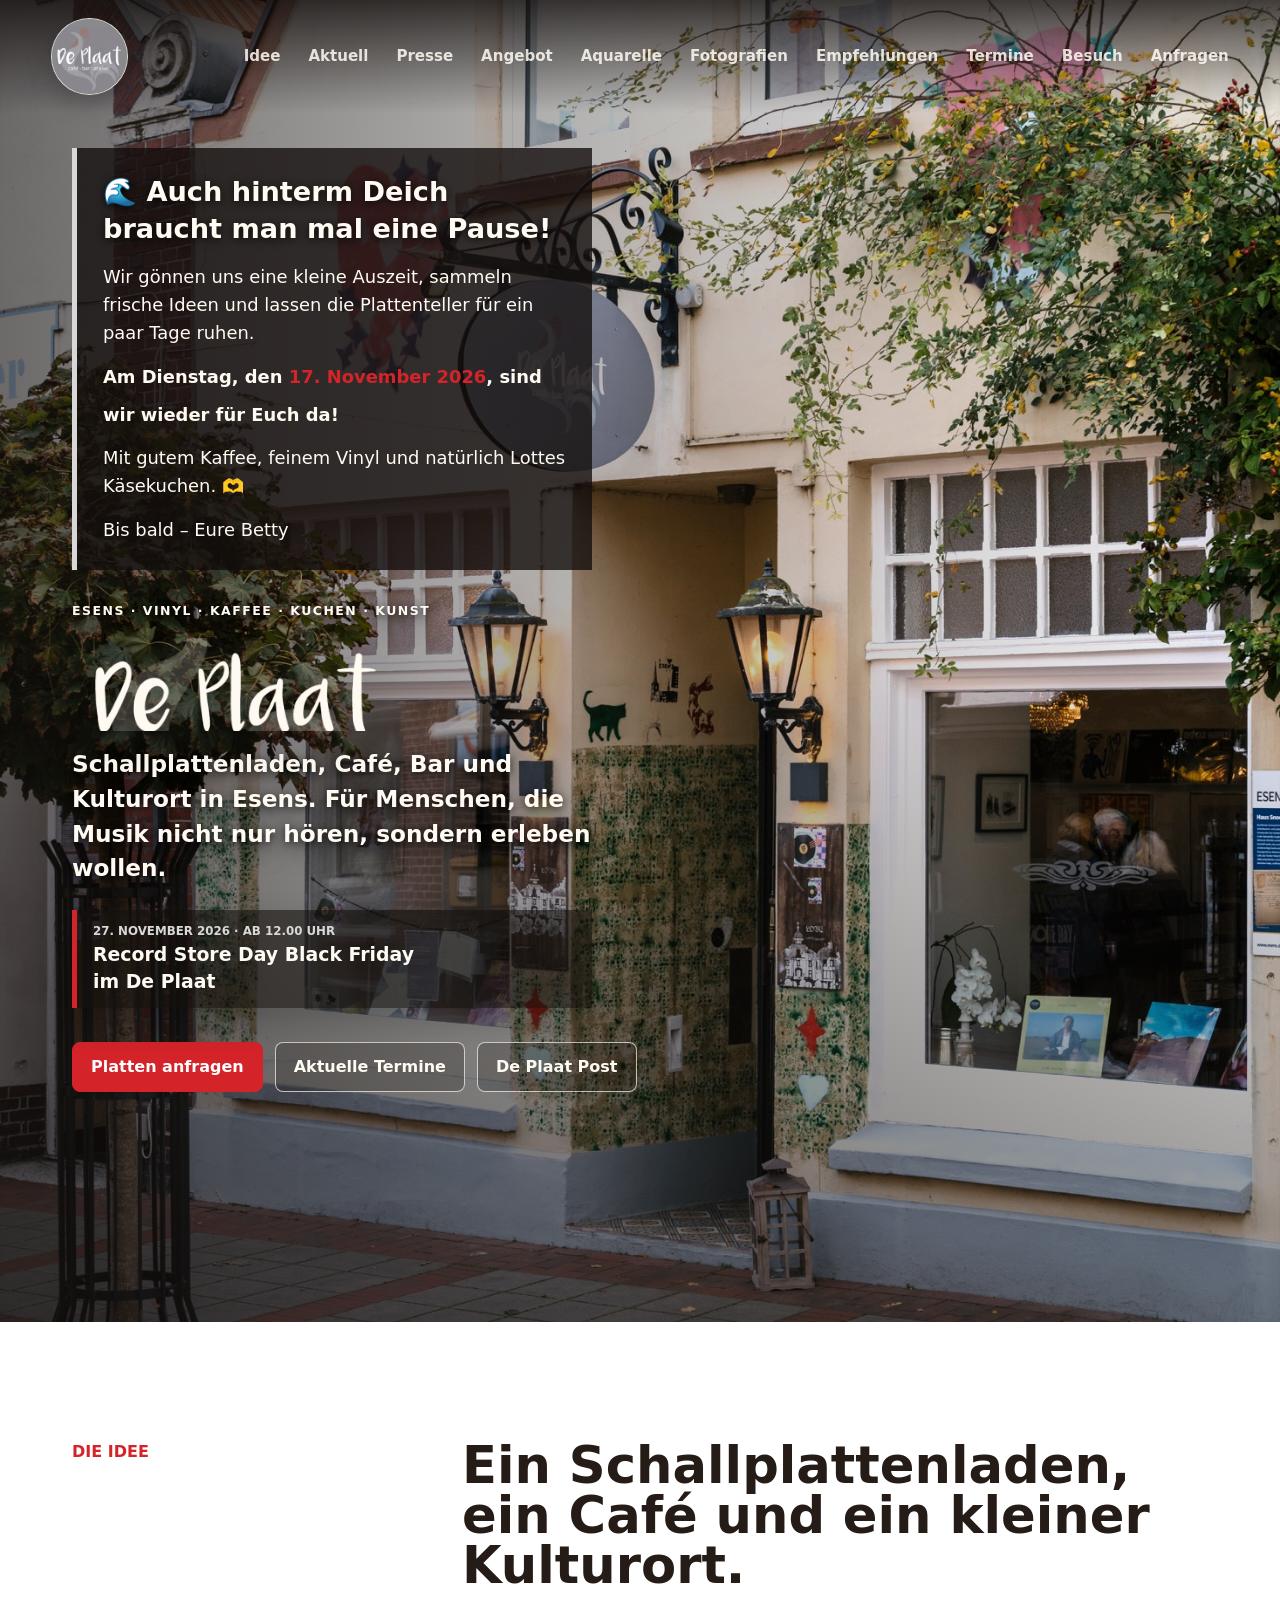
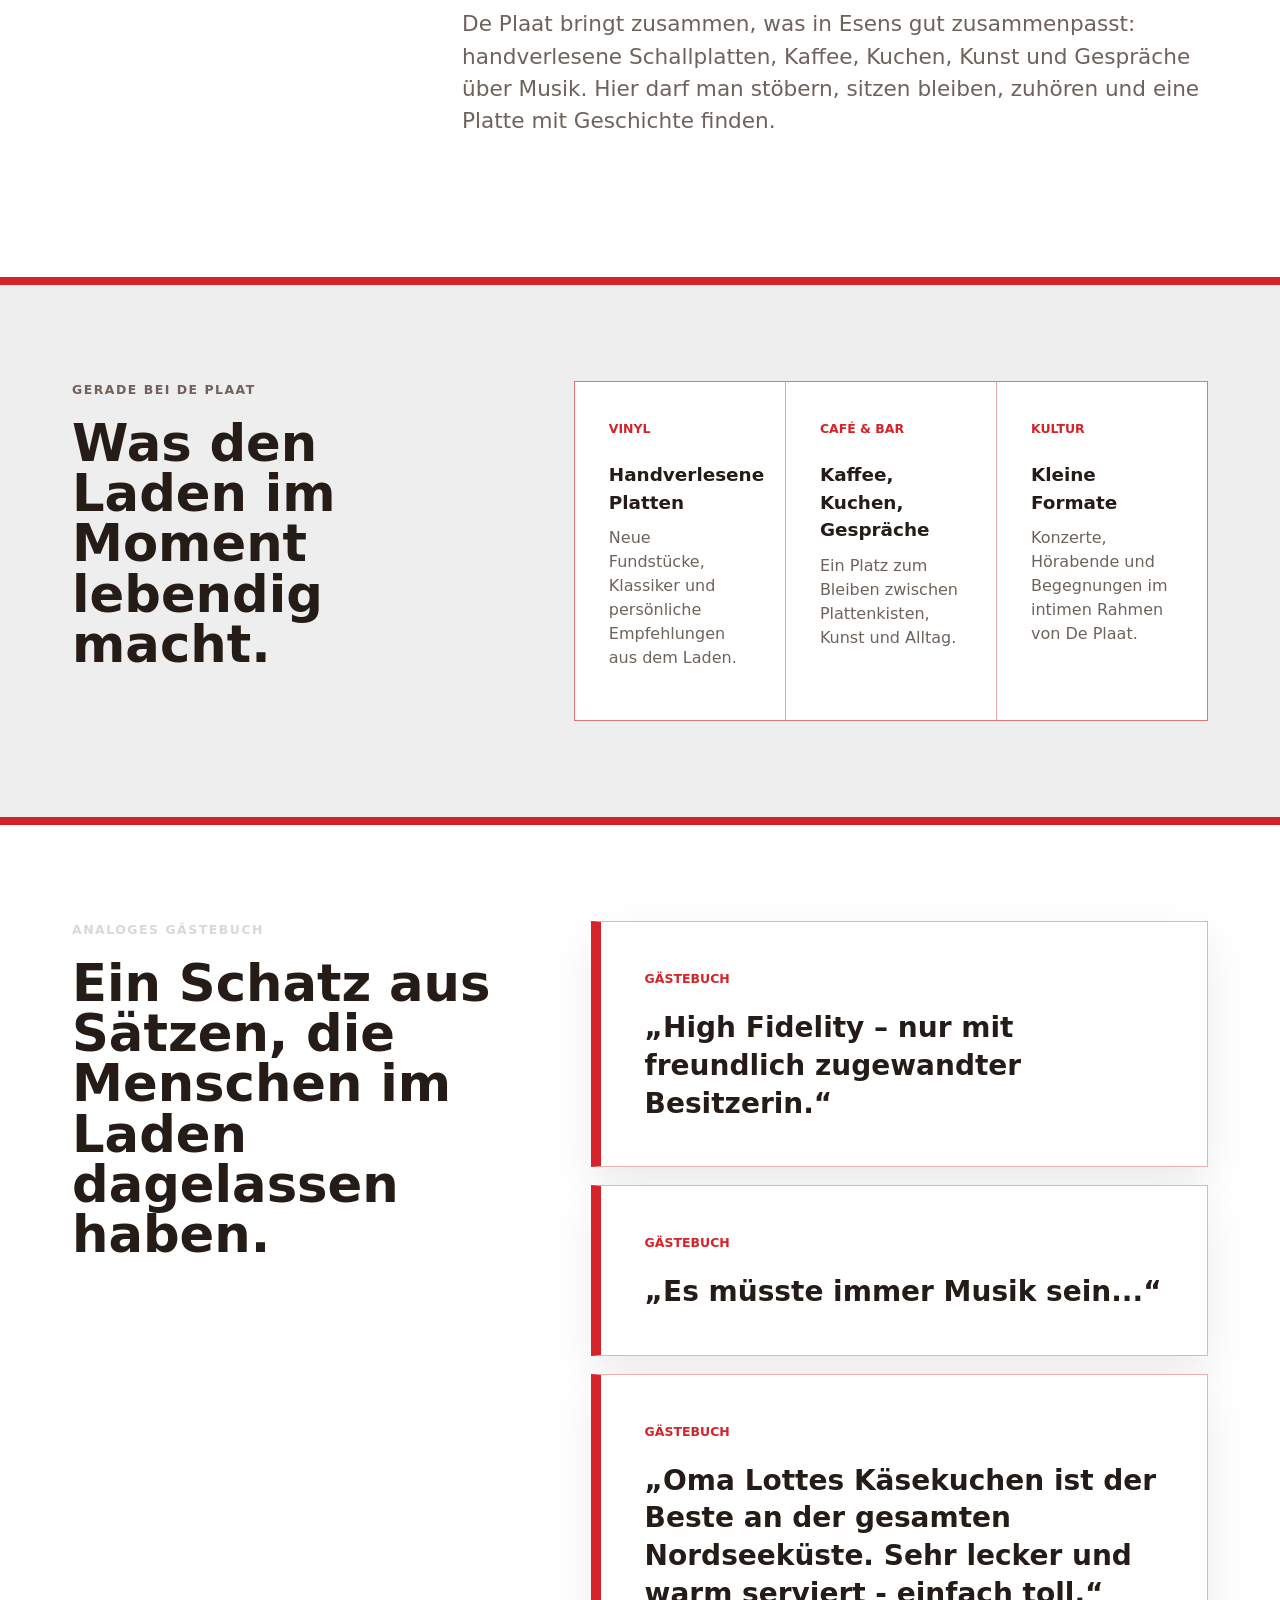
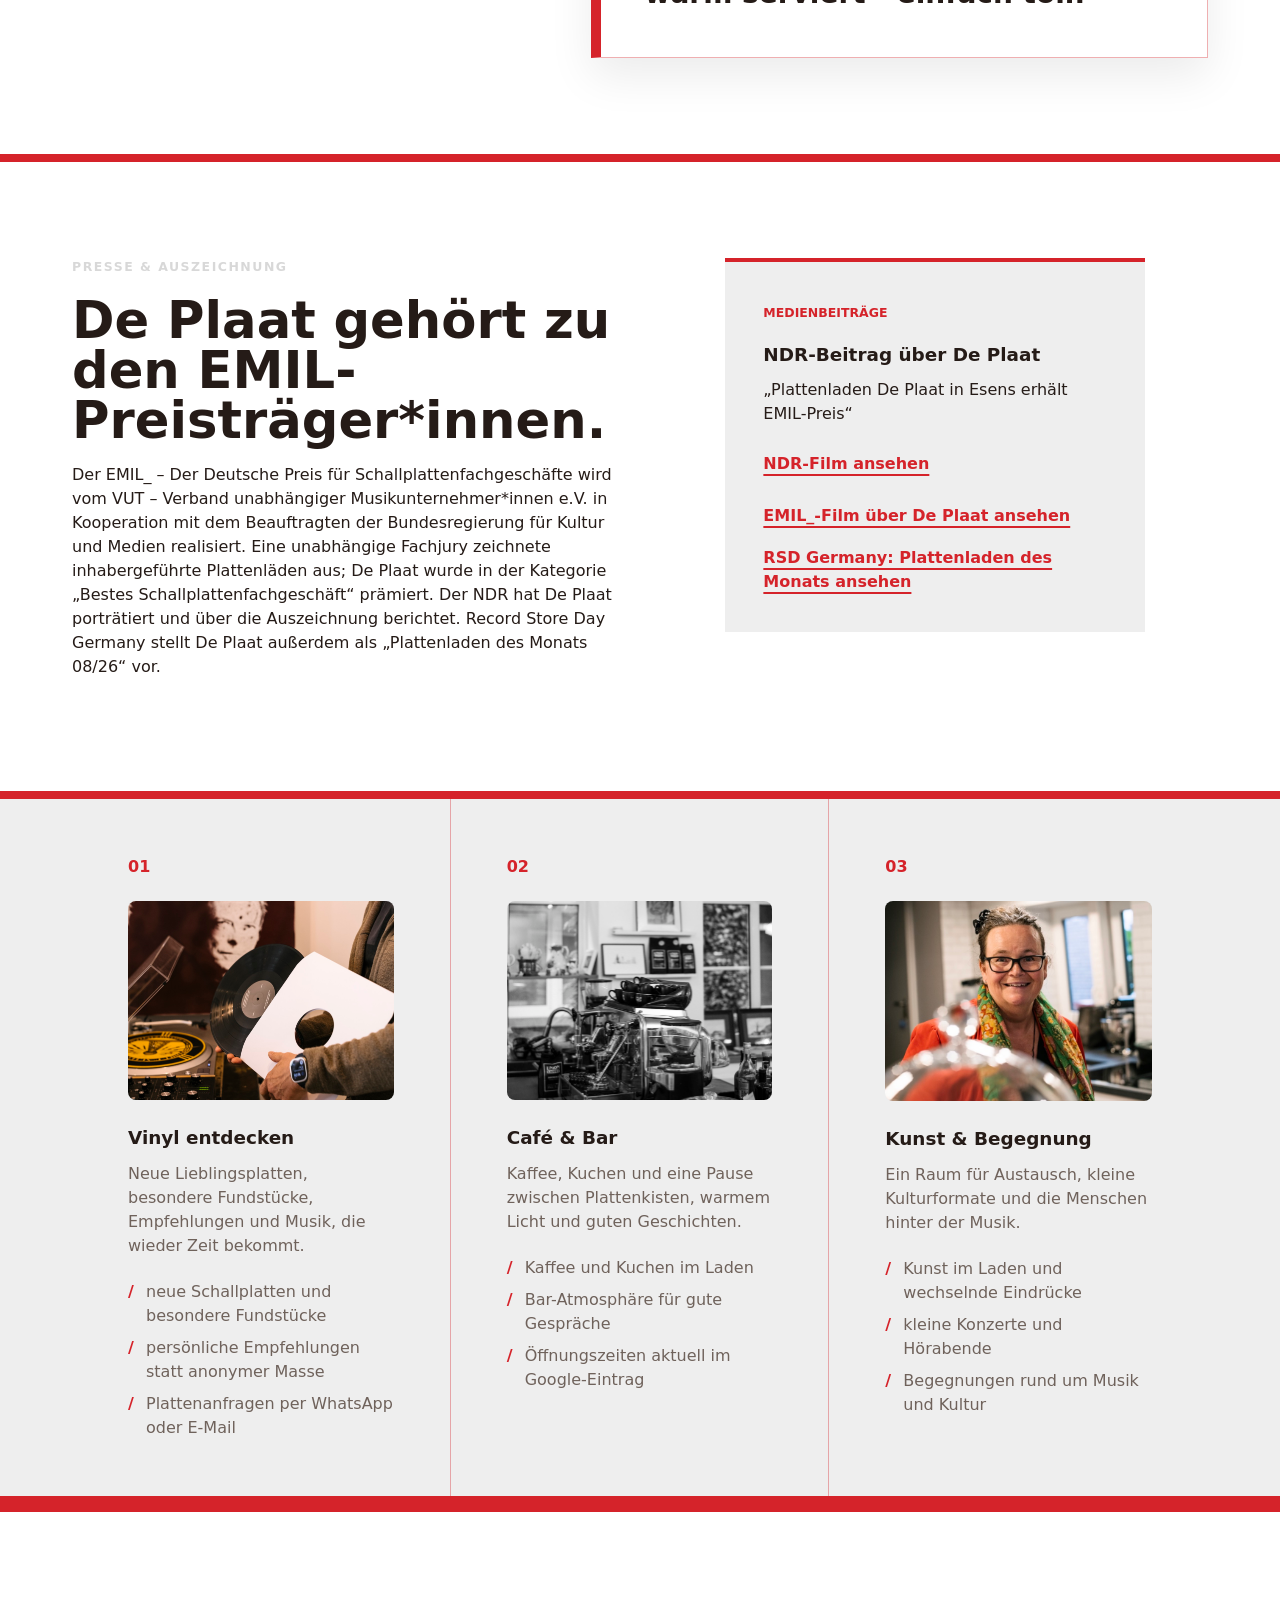
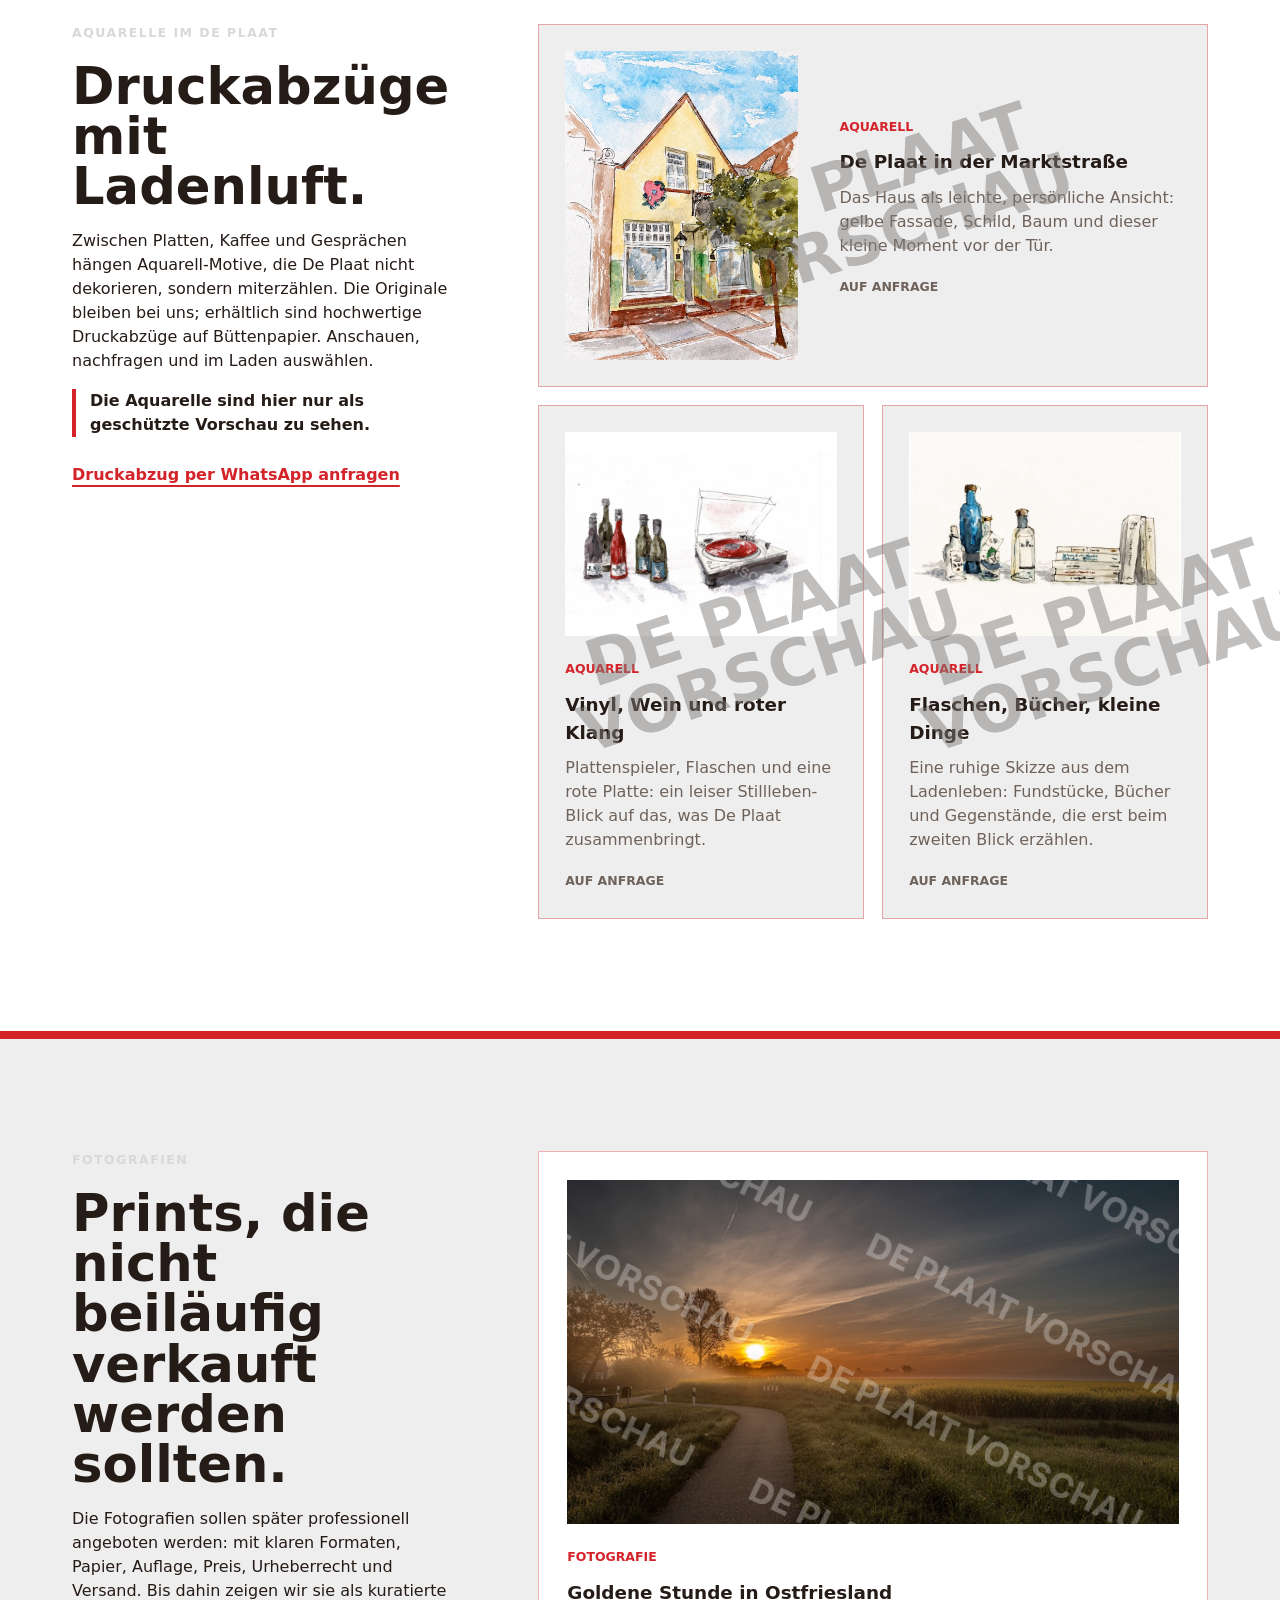
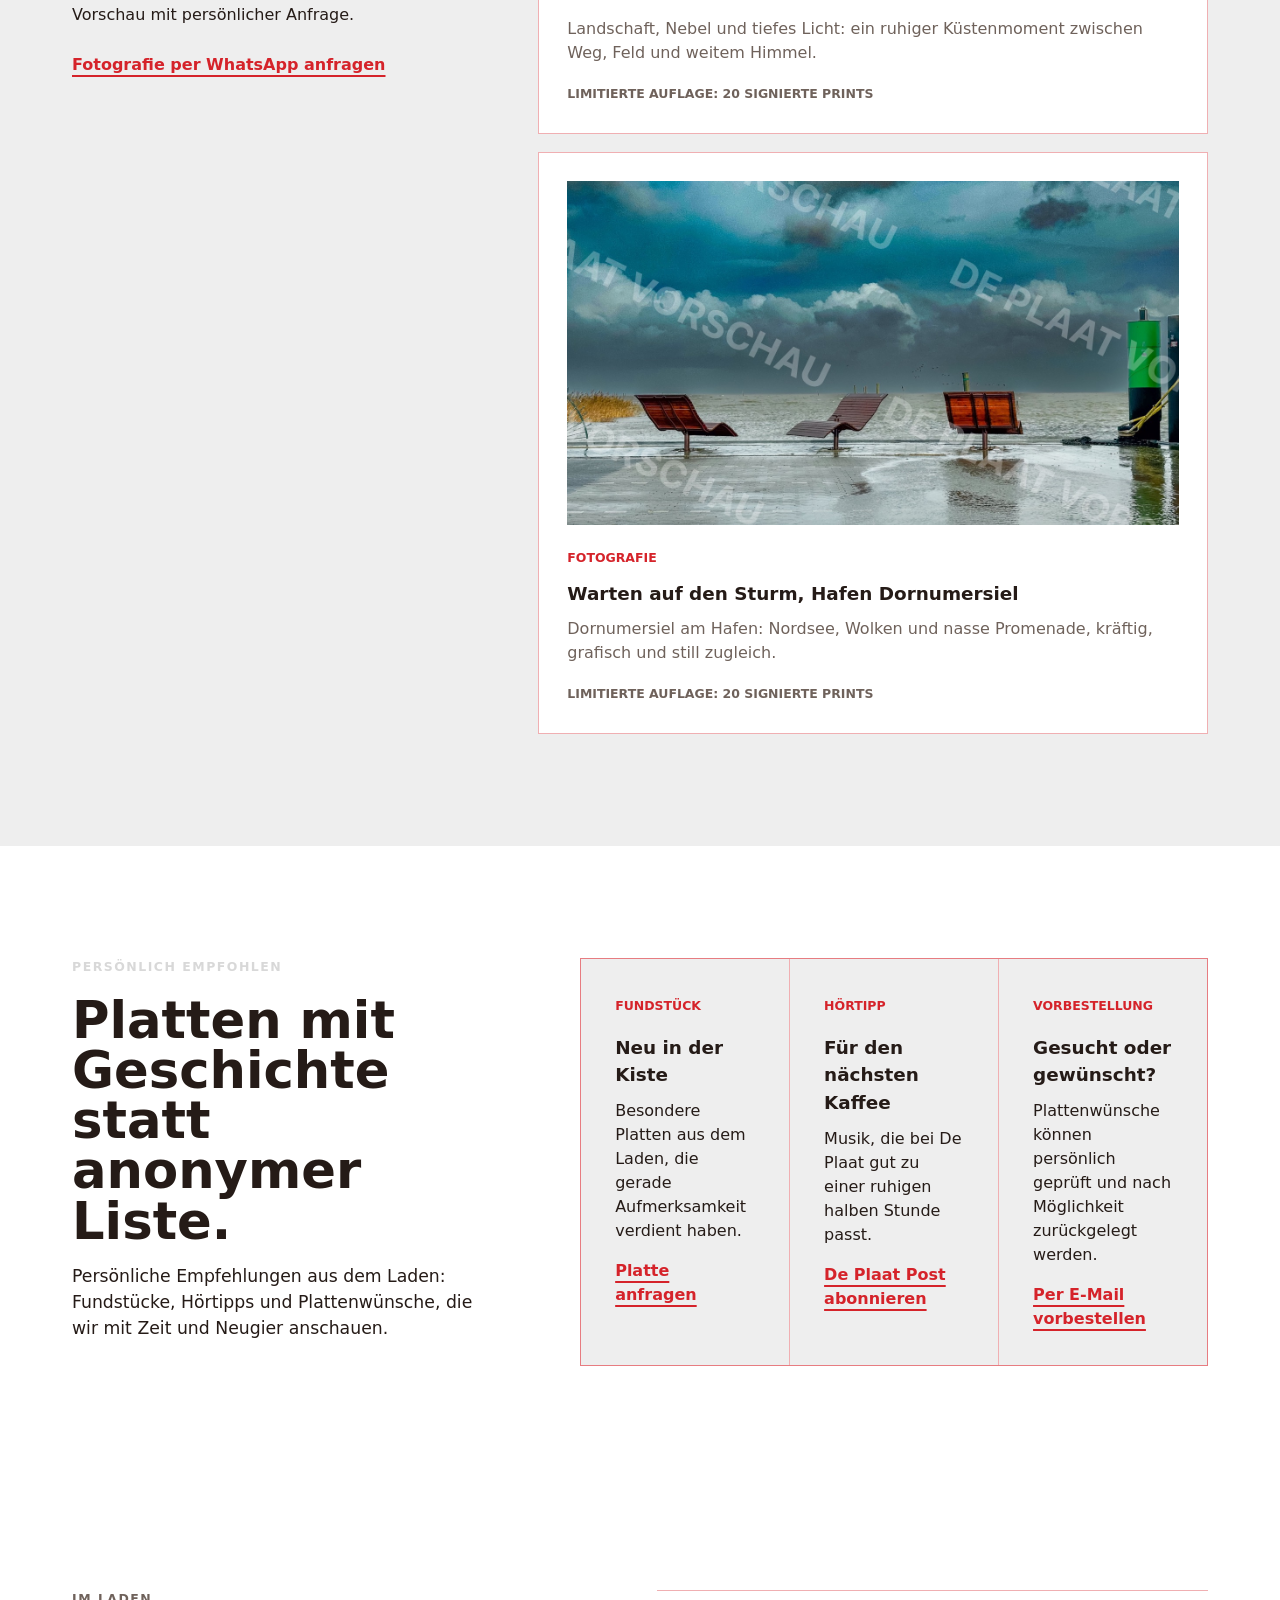
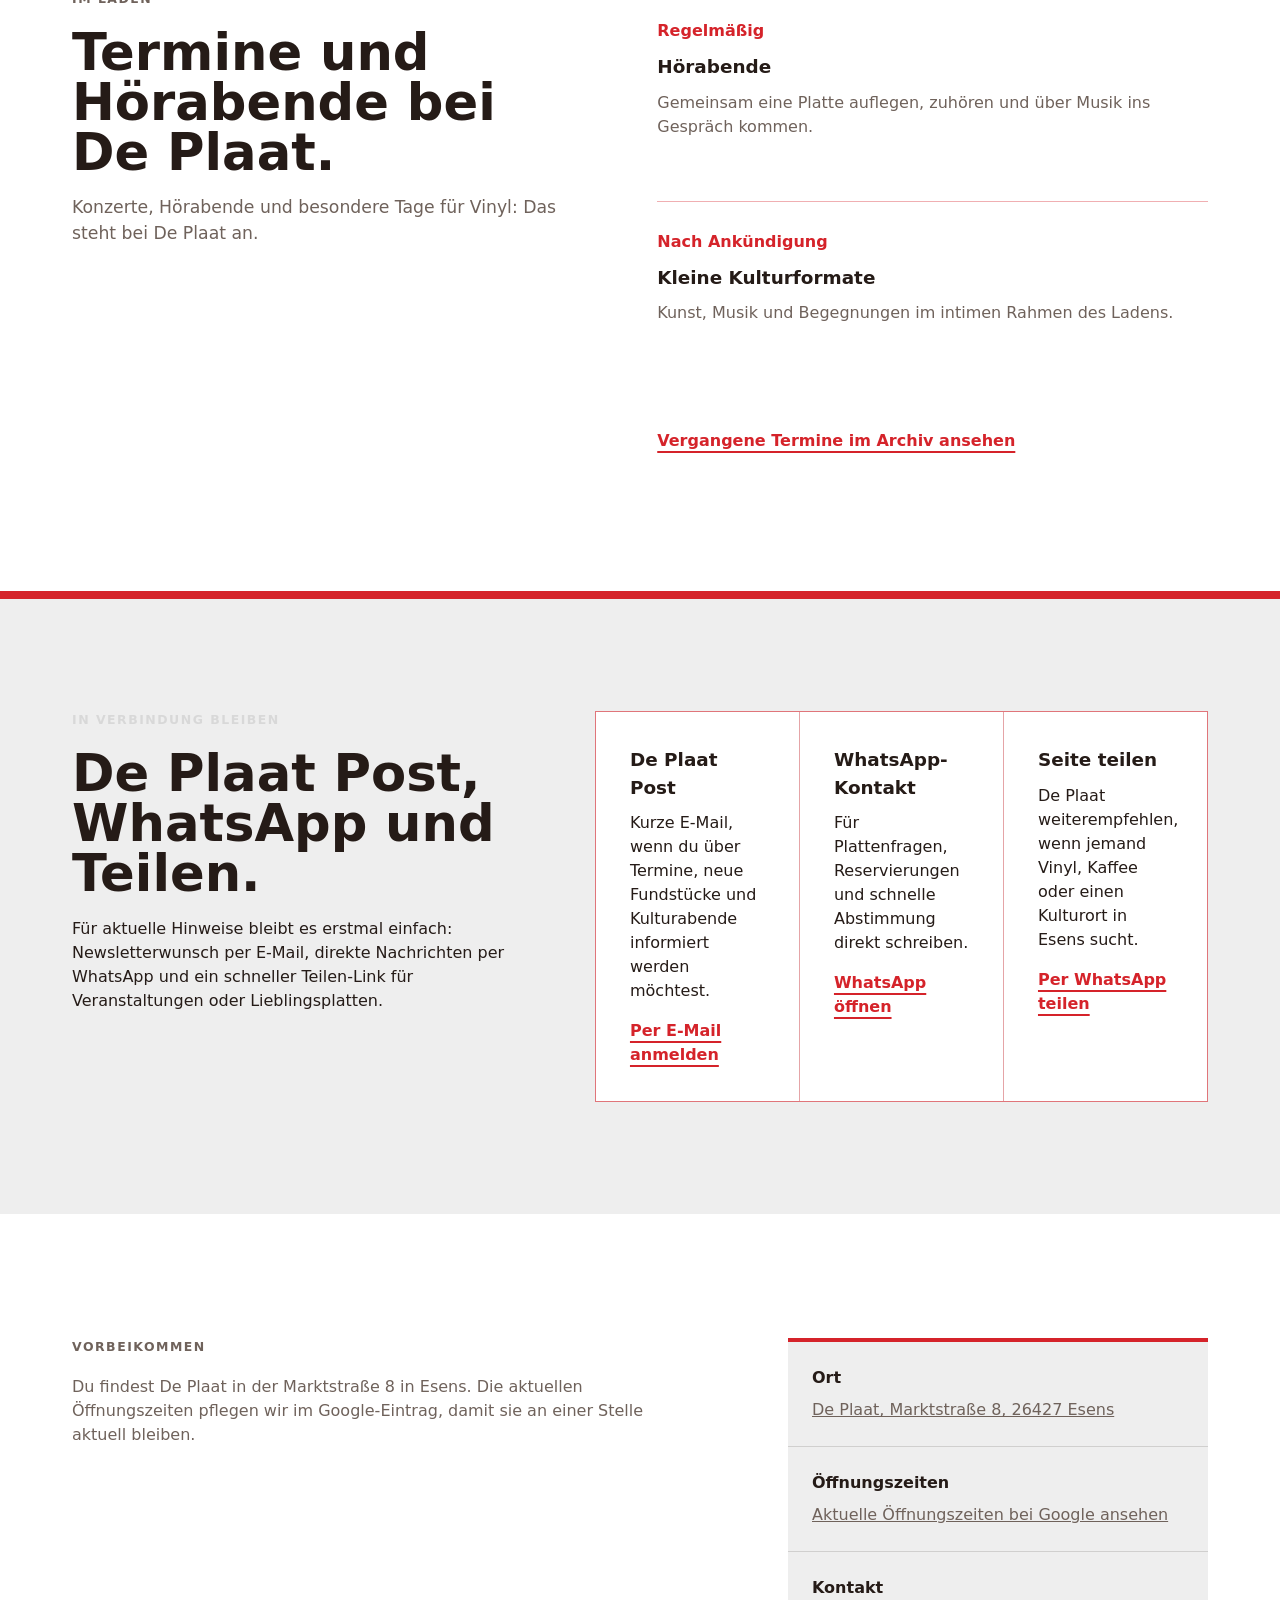
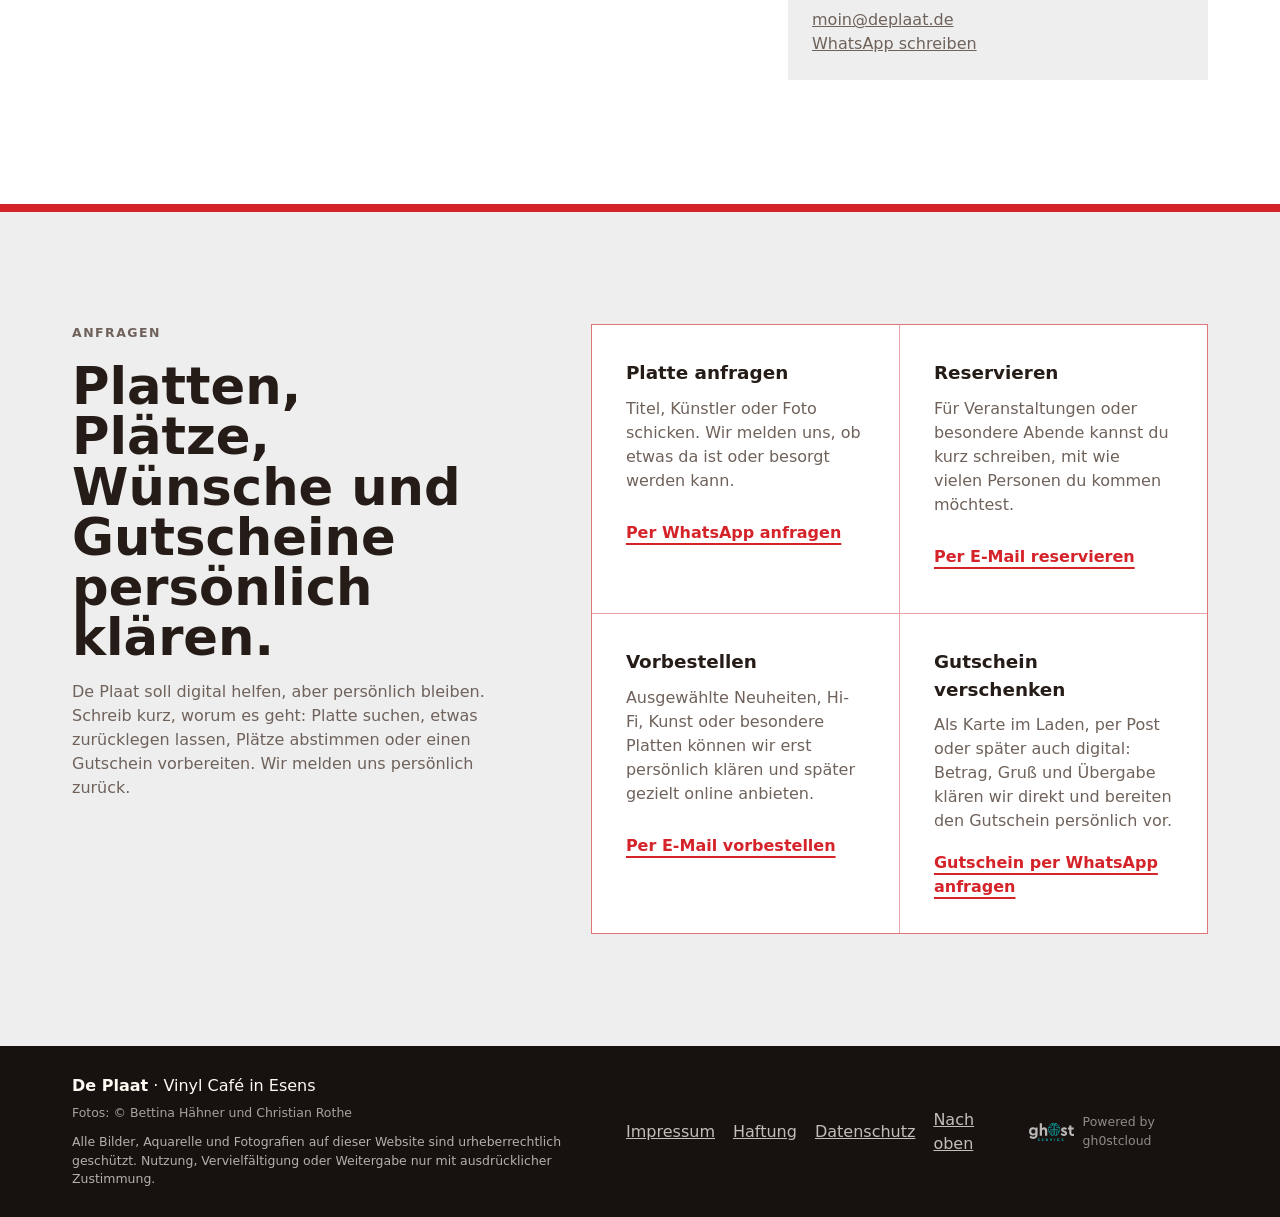
<file: index.html>
<!doctype html>
<html lang="de">
  <head>
    <meta charset="utf-8">
    <meta name="viewport" content="width=device-width, initial-scale=1">
    <meta name="description" content="De Plaat in Esens ist Schallplattenladen, Café, Bar und Kulturort: Vinyl entdecken, Kaffee trinken, Kunst erleben, Veranstaltungen besuchen und Platten persönlich anfragen.">
    <link rel="canonical" href="https://www.deplaat.de/">
    <meta property="og:title" content="De Plaat | Schallplattenladen, Café & Kultur in Esens">
    <meta property="og:description" content="Vinyl, Kaffee, Kuchen, Kunst und kleine Kulturformate in der Marktstraße 8 in Esens.">
    <meta property="og:type" content="website">
    <meta property="og:url" content="https://www.deplaat.de/">
    <meta property="og:image" content="https://www.deplaat.de/assets/de-plaat-exterior-hero.jpg">
    <meta name="twitter:card" content="summary_large_image">
    <title>De Plaat Esens | Schallplattenladen, Café & Kultur</title>
    <link rel="preload" as="image" href="/assets/de-plaat-exterior-hero.jpg">
    <link rel="stylesheet" href="/styles.css?v=de-plaat-2026-11-06-2">
    <script type="application/ld+json">
      {
        "@context": "https://schema.org",
        "@graph": [
          {
            "@type": ["LocalBusiness", "Store", "CafeOrCoffeeShop"],
            "@id": "https://www.deplaat.de/#de-plaat",
            "name": "De Plaat",
            "description": "Schallplattenladen, Café, Bar, Atelier und Kulturort in Esens.",
            "url": "https://www.deplaat.de/",
            "telephone": "+4949716999222",
            "email": "moin@deplaat.de",
            "image": "https://www.deplaat.de/assets/de-plaat-exterior-hero.jpg",
            "award": "EMIL_ – Der Deutsche Preis für Schallplattenfachgeschäfte",
            "sameAs": ["https://www.instagram.com/de_plaat_/"],
            "hasOfferCatalog": {
              "@type": "OfferCatalog",
              "name": "De Plaat Angebot",
              "itemListElement": [
                { "@type": "Offer", "itemOffered": { "@type": "Product", "name": "Schallplatten und Plattenanfragen" } },
                { "@type": "Offer", "itemOffered": { "@type": "Service", "name": "Café und Bar" } },
                { "@type": "Offer", "itemOffered": { "@type": "Event", "name": "Konzerte, Hörabende und Kulturformate" } },
                { "@type": "Offer", "itemOffered": { "@type": "Service", "name": "Reservierungen und Vorbestellungen" } }
              ]
            },
            "address": {
              "@type": "PostalAddress",
              "streetAddress": "Marktstraße 8",
              "postalCode": "26427",
              "addressLocality": "Esens",
              "addressCountry": "DE"
            }
          },
          {
            "@type": "Event",
            "name": "Record Store Day Black Friday",
            "url": "https://www.deplaat.de/termine/record-store-day-black-friday-2026.html",
            "startDate": "2026-11-27T12:00:00+01:00",
            "eventAttendanceMode": "https://schema.org/OfflineEventAttendanceMode",
            "eventStatus": "https://schema.org/EventScheduled",
            "description": "Record Store Day Black Friday am 27. November 2026 ab 12.00 Uhr im De Plaat in Esens.",
            "location": {
              "@type": "Place",
              "name": "De Plaat",
              "address": {
                "@type": "PostalAddress",
                "streetAddress": "Marktstraße 8",
                "postalCode": "26427",
                "addressLocality": "Esens",
                "addressCountry": "DE"
              }
            }
          },
          {
            "@type": "WebSite",
            "@id": "https://www.deplaat.de/#website",
            "name": "De Plaat",
            "url": "https://www.deplaat.de/",
            "inLanguage": "de-DE"
          }
        ]
      }
    </script>
  </head>
  <body class="home-page">
    <a class="skip-link" href="#top">Zum Inhalt springen</a>
    <header class="site-header" aria-label="Hauptnavigation">
      <a class="brand" href="#top" aria-label="De Plaat Startseite">
        <span class="brand-logo">
          <img src="/assets/de-plaat-logo-oval.jpg" alt="De Plaat café bar atelier">
        </span>
      </a>
      <nav>
        <a href="#idee">Idee</a>
        <a href="#aktuell">Aktuell</a>
        <a href="#presse">Presse</a>
        <a href="#angebot">Angebot</a>
        <a href="#aquarelle">Aquarelle</a>
        <a href="#fotografien">Fotografien</a>
        <a href="#empfehlungen">Empfehlungen</a>
        <a href="#termine">Termine</a>
        <a href="#besuch">Besuch</a>
        <a href="#anfragen">Anfragen</a>
      </nav>
    </header>

    <main id="top" tabindex="-1">
      <section class="hero" aria-label="De Plaat">
        <img src="/assets/de-plaat-exterior-hero.jpg" alt="Außenansicht vom Café De Plaat in Esens">
        <div class="hero-overlay"></div>
        <div class="hero-copy">
          <aside class="holiday-notice" aria-label="Unsere kleine Auszeit">
            <p class="hero-welcome">🌊 Auch hinterm Deich braucht man mal eine Pause!</p>
            <p>Wir gönnen uns eine kleine Auszeit, sammeln frische Ideen und lassen die Plattenteller für ein paar Tage ruhen.</p>
            <p><strong>Am Dienstag, den <time datetime="2026-11-17">17. November 2026</time>, sind wir wieder für Euch da!</strong></p>
            <p>Mit gutem Kaffee, feinem Vinyl und natürlich Lottes Käsekuchen. 🫶</p>
            <p>Bis bald – Eure Betty</p>
          </aside>
          <p class="eyebrow">Esens · Vinyl · Kaffee · Kuchen · Kunst</p>
          <h1 class="hero-title">
            <span>De Plaat</span>
            <img src="/assets/de-plaat-wordmark.png" alt="" aria-hidden="true">
          </h1>
          <p class="lead">Schallplattenladen, Café, Bar und Kulturort in Esens. Für Menschen, die Musik nicht nur hören, sondern erleben wollen.</p>
          <div class="hero-event-stack" aria-label="Aktuelle Termine">
            <a class="hero-event-callout" href="/termine/record-store-day-black-friday-2026.html">
              <span>27. November 2026 · ab 12.00 Uhr</span>
              <strong>Record Store Day Black Friday</strong> im De Plaat
            </a>
          </div>
          <div class="hero-actions">
            <a class="button primary" href="#anfragen">Platten anfragen</a>
            <a class="button secondary" href="#termine">Aktuelle Termine</a>
            <a class="button secondary" href="#newsletter">De Plaat Post</a>
          </div>
        </div>
      </section>

      <section id="idee" class="intro band">
        <div class="section-label">Die Idee</div>
        <div class="intro-text">
          <h2>Ein Schallplattenladen, ein Café und ein kleiner Kulturort.</h2>
          <p>De Plaat bringt zusammen, was in Esens gut zusammenpasst: handverlesene Schallplatten, Kaffee, Kuchen, Kunst und Gespräche über Musik. Hier darf man stöbern, sitzen bleiben, zuhören und eine Platte mit Geschichte finden.</p>
        </div>
      </section>

      <section id="aktuell" class="current band">
        <div class="current-heading">
          <p class="eyebrow">Gerade bei De Plaat</p>
          <h2>Was den Laden im Moment lebendig macht.</h2>
        </div>
        <div class="current-grid" data-current-list>
          <article>
            <span>Vinyl</span>
            <h3>Handverlesene Platten</h3>
            <p>Neue Fundstücke, Klassiker und Empfehlungen aus dem Laden.</p>
          </article>
          <article>
            <span>Café & Bar</span>
            <h3>Kaffee, Kuchen, Gespräche</h3>
            <p>Ein Platz zum Bleiben zwischen Musik, Kunst und Alltag.</p>
          </article>
          <article>
            <span>Kultur</span>
            <h3>Kleine Formate</h3>
            <p>Konzerte, Hörabende und Begegnungen im intimen Rahmen.</p>
          </article>
        </div>
      </section>

      <section id="gaestebuch" class="guestbook band">
        <div class="guestbook-copy">
          <p class="eyebrow">Analoges Gästebuch</p>
          <h2>Ein Schatz aus Sätzen, die Menschen im Laden dagelassen haben.</h2>
        </div>
        <div class="guestbook-list" data-guestbook-list>
          <article>
            <span>Gästebuch</span>
            <blockquote>High Fidelity – nur mit freundlich zugewandter Besitzerin.</blockquote>
          </article>
          <article>
            <span>Gästebuch</span>
            <blockquote>Es müsste immer Musik sein...</blockquote>
          </article>
          <article>
            <span>Gästebuch</span>
            <blockquote>Oma Lottes Käsekuchen ist der Beste an der gesamten Nordseeküste. Sehr lecker und warm serviert - einfach toll.</blockquote>
          </article>
        </div>
      </section>

      <section id="presse" class="press band">
        <div class="press-copy">
          <p class="eyebrow">Presse &amp; Auszeichnung</p>
          <h2>De Plaat gehört zu den EMIL-Preisträger*innen.</h2>
          <p>Der EMIL_ – Der Deutsche Preis für Schallplattenfachgeschäfte wird vom VUT – Verband unabhängiger Musikunternehmer*innen e.V. in Kooperation mit dem Beauftragten der Bundesregierung für Kultur und Medien realisiert. Eine unabhängige Fachjury zeichnete inhabergeführte Plattenläden aus; De Plaat wurde in der Kategorie „Bestes Schallplattenfachgeschäft“ prämiert. Der NDR hat De Plaat porträtiert und über die Auszeichnung berichtet. Record Store Day Germany stellt De Plaat außerdem als „Plattenladen des Monats 08/26“ vor.</p>
        </div>
        <div class="press-card">
          <span>Medienbeiträge</span>
          <h3>NDR-Beitrag über De Plaat</h3>
          <p>„Plattenladen De Plaat in Esens erhält EMIL-Preis“</p>
          <div class="press-links">
            <a class="text-link" href="https://www.ndr.de/fernsehen/sendungen/hallo_niedersachsen/plattenladen-de-plaat-in-esens-erhaelt-emil-preis%2Challonds-3892.html" target="_blank" rel="noopener">NDR-Film ansehen<span class="sr-only"> (öffnet NDR in neuem Tab)</span></a>
            <a class="text-link" href="https://www.youtube.com/watch?v=rSy6Rgj2fp4" target="_blank" rel="noopener">EMIL_-Film über De Plaat ansehen<span class="sr-only"> (öffnet YouTube in neuem Tab)</span></a>
            <a class="text-link" href="https://www.recordstoredaygermany.de/2026/08/05/plattenladen-des-monats-08-26/" target="_blank" rel="noopener">RSD Germany: Plattenladen des Monats ansehen<span class="sr-only"> (öffnet RSD Germany in neuem Tab)</span></a>
          </div>
        </div>
      </section>

      <section id="angebot" class="offerings">
        <article class="photo-offering">
          <span class="icon">01</span>
          <img class="offering-photo vinyl-photo" src="/assets/de-plaat-vinyl-entdecken.jpg" alt="Schallplatte bei De Plaat">
          <h3>Vinyl entdecken</h3>
          <p>Neue Lieblingsplatten, besondere Fundstücke, Empfehlungen und Musik, die wieder Zeit bekommt.</p>
          <ul class="offering-points">
            <li>neue Schallplatten und besondere Fundstücke</li>
            <li>persönliche Empfehlungen statt anonymer Masse</li>
            <li>Plattenanfragen per WhatsApp oder E-Mail</li>
          </ul>
        </article>
        <article class="photo-offering">
          <span class="icon">02</span>
          <img class="offering-photo coffee-photo" src="/assets/de-plaat-kaffee-kuchen.jpg" alt="Kaffeemaschine im Café De Plaat">
          <h3>Café & Bar</h3>
          <p>Kaffee, Kuchen und eine Pause zwischen Plattenkisten, warmem Licht und guten Geschichten.</p>
          <ul class="offering-points">
            <li>Kaffee und Kuchen im Laden</li>
            <li>Bar-Atmosphäre für gute Gespräche</li>
            <li>Öffnungszeiten aktuell im Google-Eintrag</li>
          </ul>
        </article>
        <article id="kunst-begegnung" class="photo-offering">
          <span class="icon">03</span>
          <img class="offering-photo art-photo" src="/assets/de-plaat-bettina-portrait.jpg" alt="Bettina Hähner im De Plaat">
          <h3>Kunst & Begegnung</h3>
          <p>Ein Raum für Austausch, kleine Kulturformate und die Menschen hinter der Musik.</p>
          <ul class="offering-points">
            <li>Kunst im Laden und wechselnde Eindrücke</li>
            <li>kleine Konzerte und Hörabende</li>
            <li>Begegnungen rund um Musik und Kultur</li>
          </ul>
        </article>
      </section>

      <section id="aquarelle" class="artworks band">
        <div class="artworks-copy">
          <p class="eyebrow">Aquarelle im De Plaat</p>
          <h2>Druckabzüge mit Ladenluft.</h2>
          <p>Zwischen Platten, Kaffee und Gesprächen hängen Aquarell-Motive, die De Plaat nicht dekorieren, sondern miterzählen. Die Originale bleiben bei uns; erhältlich sind hochwertige Druckabzüge auf Büttenpapier. Anschauen, nachfragen und im Laden auswählen.</p>
          <p class="protection-note">Die Aquarelle sind hier nur als geschützte Vorschau zu sehen.</p>
          <a class="text-link" href="https://wa.me/4949716999222?text=Moin%20De%20Plaat%2C%20ich%20interessiere%20mich%20f%C3%BCr%20einen%20Druckabzug%20auf%20B%C3%BCttenpapier%3A" target="_blank" rel="noopener">Druckabzug per WhatsApp anfragen<span class="sr-only"> (öffnet WhatsApp in neuem Tab)</span></a>
        </div>
        <div class="artworks-gallery" data-artworks-list>
          <article class="artwork-feature">
            <img src="/assets/de-plaat-aquarell-haus-naher.jpg" alt="Aquarell vom De Plaat Haus in der Marktstraße in Esens">
            <div>
              <span>Aquarell</span>
              <h3>De Plaat in der Marktstraße</h3>
              <p>Das Haus als leichte, persönliche Ansicht: gelbe Fassade, Schild, Baum und dieser kleine Moment vor der Tür.</p>
              <p class="artwork-status">auf Anfrage</p>
            </div>
          </article>
          <article>
            <img src="/assets/de-plaat-aquarell-vinyl-wein.jpg" alt="Aquarell mit Flaschen und Plattenspieler mit roter Schallplatte">
            <span>Aquarell</span>
            <h3>Vinyl, Wein und roter Klang</h3>
            <p>Plattenspieler, Flaschen und eine rote Platte: ein leiser Stillleben-Blick auf das, was De Plaat zusammenbringt.</p>
            <p class="artwork-status">auf Anfrage</p>
          </article>
          <article>
            <img src="/assets/de-plaat-aquarell-flaschen-buecher-hell.jpg" alt="Aquarell mit Flaschen und Büchern">
            <span>Aquarell</span>
            <h3>Flaschen, Bücher, kleine Dinge</h3>
            <p>Eine ruhige Skizze aus dem Ladenleben: Fundstücke, Bücher und Gegenstände, die erst beim zweiten Blick erzählen.</p>
            <p class="artwork-status">auf Anfrage</p>
          </article>
        </div>
      </section>

      <section id="fotografien" class="photographs band">
        <div class="photographs-copy">
          <p class="eyebrow">Fotografien</p>
          <h2>Prints, die nicht beiläufig verkauft werden sollten.</h2>
          <p>Die Fotografien sollen später professionell angeboten werden: mit klaren Formaten, Papier, Auflage, Preis, Urheberrecht und Versand. Bis dahin zeigen wir sie als kuratierte Vorschau mit persönlicher Anfrage.</p>
          <a class="text-link" href="https://wa.me/4949716999222?text=Moin%20De%20Plaat%2C%20ich%20interessiere%20mich%20f%C3%BCr%20eine%20Fotografie%3A" target="_blank" rel="noopener">Fotografie per WhatsApp anfragen<span class="sr-only"> (öffnet WhatsApp in neuem Tab)</span></a>
        </div>
        <div class="photograph-list" data-photographs-list>
          <article>
            <img src="/assets/de-plaat-foto-morgenlicht.jpg" alt="Fotografie eines Sonnenaufgangs über einem Weg und Feld">
            <span>Fotografie</span>
            <h3>Goldene Stunde in Ostfriesland</h3>
            <p>Landschaft, Nebel und tiefes Licht: ein ruhiger Küstenmoment zwischen Weg, Feld und weitem Himmel.</p>
            <p class="artwork-status">Limitierte Auflage: 20 signierte Prints</p>
          </article>
          <article>
            <img src="/assets/de-plaat-foto-hafenwetter.jpg" alt="Fotografie von Liegebänken an der Nordsee bei dramatischem Wetter">
            <span>Fotografie</span>
            <h3>Warten auf den Sturm, Hafen Dornumersiel</h3>
            <p>Dornumersiel am Hafen: Nordsee, Wolken und nasse Promenade, kräftig, grafisch und still zugleich.</p>
            <p class="artwork-status">Limitierte Auflage: 20 signierte Prints</p>
          </article>
        </div>
      </section>

      <section id="empfehlungen" class="recommendations band">
        <div class="recommendation-heading">
          <p class="eyebrow">Persönlich empfohlen</p>
          <h2>Platten mit Geschichte statt anonymer Liste.</h2>
          <p class="section-intro">Persönliche Empfehlungen aus dem Laden: Fundstücke, Hörtipps und Plattenwünsche, die wir mit Zeit und Neugier anschauen.</p>
        </div>
        <div class="recommendation-list" data-recommendations-list>
          <article>
            <span>Fundstück</span>
            <h3>Neu in der Kiste</h3>
            <p>Besondere Platten aus dem Laden, die gerade Aufmerksamkeit verdient haben.</p>
            <a class="text-link" href="#anfragen">Anfragen</a>
          </article>
          <article>
            <span>Hörtipp</span>
            <h3>Für den nächsten Kaffee</h3>
            <p>Musik, die bei De Plaat gut zu einer ruhigen halben Stunde passt.</p>
            <a class="text-link" href="#newsletter">De Plaat Post abonnieren</a>
          </article>
          <article>
            <span>Vorbestellung</span>
            <h3>Gesucht oder gewünscht?</h3>
            <p>Plattenwünsche können persönlich geprüft und nach Möglichkeit zurückgelegt werden.</p>
            <a class="text-link" href="https://wa.me/4949716999222?text=Moin%20De%20Plaat%2C%20ich%20habe%20eine%20Plattenfrage%3A" target="_blank" rel="noopener">Per WhatsApp fragen<span class="sr-only"> (öffnet WhatsApp in neuem Tab)</span></a>
          </article>
        </div>
      </section>

      <section id="termine" class="events band dark">
        <div>
          <p class="eyebrow">Im Laden</p>
          <h2>Termine und Hörabende bei De Plaat.</h2>
          <p class="section-intro">Konzerte, Hörabende und besondere Tage für Vinyl: Das steht bei De Plaat an.</p>
        </div>
        <div class="event-column">
          <div class="event-list" data-events-list>
            <article>
              <time datetime="2026-11-27T12:00:00+01:00">Freitag, 27. November 2026, ab 12.00 Uhr</time>
              <h3>Record Store Day Black Friday</h3>
              <p>Ein Tag für Vinyl und Musik im De Plaat. Kommt zum Record Store Day Black Friday vorbei und entdeckt besondere Platten. Weitere Informationen folgen.</p>
              <a class="text-link" href="/termine/record-store-day-black-friday-2026.html">Termin ansehen</a>
            </article>
            <article>
              <time>Regelmäßig</time>
              <h3>Hörabende</h3>
              <p>Gemeinsam eine Platte auflegen, zuhören und über Musik ins Gespräch kommen.</p>
            </article>
            <article>
              <time>Nach Ankündigung</time>
              <h3>Kleine Kulturformate</h3>
              <p>Kunst, Musik und Begegnungen im intimen Rahmen des Ladens.</p>
            </article>
          </div>
          <p class="archive-linkline"><a class="text-link" href="/termine/archiv.html">Vergangene Termine im Archiv ansehen</a></p>
        </div>
      </section>

      <section id="newsletter" class="connect band">
        <div class="connect-copy">
          <p class="eyebrow">In Verbindung bleiben</p>
          <h2>De Plaat Post, WhatsApp und Teilen.</h2>
          <p>Für aktuelle Hinweise bleibt es erstmal einfach: Newsletterwunsch per E-Mail, direkte Nachrichten per WhatsApp und ein schneller Teilen-Link für Veranstaltungen oder Lieblingsplatten.</p>
        </div>
        <div class="connect-grid">
          <article>
            <h3>De Plaat Post</h3>
            <p>Kurze E-Mail, wenn du über Termine, neue Fundstücke und Kulturabende informiert werden möchtest.</p>
            <a class="text-link" href="mailto:moin@deplaat.de?subject=De%20Plaat%20Post%20abonnieren&body=Moin%20De%20Plaat%2C%0Aich%20m%C3%B6chte%20die%20De%20Plaat%20Post%20bekommen.%0A%0AName%3A%0A">Per E-Mail anmelden</a>
          </article>
          <article>
            <h3>WhatsApp-Kontakt</h3>
            <p>Für Plattenfragen, Reservierungen und schnelle Abstimmung direkt schreiben.</p>
            <a class="text-link" href="https://wa.me/4949716999222?text=Moin%20De%20Plaat%2C%20ich%20habe%20eine%20Frage%3A" target="_blank" rel="noopener">WhatsApp öffnen<span class="sr-only"> (öffnet WhatsApp in neuem Tab)</span></a>
          </article>
          <article>
            <h3>Seite teilen</h3>
            <p>De Plaat weiterempfehlen, wenn jemand Vinyl, Kaffee oder einen Kulturort in Esens sucht.</p>
            <a class="text-link" href="https://wa.me/?text=De%20Plaat%20in%20Esens%3A%20Vinyl%2C%20Caf%C3%A9%2C%20Bar%20und%20Kultur.%20https%3A%2F%2Fwww.deplaat.de%2F" target="_blank" rel="noopener">Per WhatsApp teilen<span class="sr-only"> (öffnet WhatsApp in neuem Tab)</span></a>
          </article>
        </div>
      </section>

      <section id="besuch" class="visit">
        <div class="visit-copy">
          <p class="eyebrow">Vorbeikommen</p>
          <p>Du findest De Plaat in der Marktstraße 8 in Esens. Die aktuellen Öffnungszeiten pflegen wir im Google-Eintrag, damit sie an einer Stelle aktuell bleiben.</p>
        </div>
        <div class="visit-panel" aria-label="Besuchsinfos">
          <dl>
            <div>
              <dt>Ort</dt>
              <dd>
                <a href="https://www.google.com/maps/search/?api=1&query=De%20Plaat%2C%20Marktstra%C3%9Fe%208%2C%2026427%20Esens" target="_blank" rel="noopener">De Plaat, Marktstraße 8, 26427 Esens<span class="sr-only"> (öffnet Google Maps in neuem Tab)</span></a>
              </dd>
            </div>
            <div>
              <dt>Öffnungszeiten</dt>
              <dd>
                <a href="https://www.google.com/maps/search/?api=1&query=De%20Plaat%2C%20Marktstra%C3%9Fe%208%2C%2026427%20Esens" target="_blank" rel="noopener">Aktuelle Öffnungszeiten bei Google ansehen<span class="sr-only"> (öffnet Google Maps in neuem Tab)</span></a>
              </dd>
            </div>
            <div>
              <dt>Kontakt</dt>
              <dd>
                <a href="mailto:moin@deplaat.de">moin@deplaat.de</a><br>
                <a href="https://wa.me/4949716999222" target="_blank" rel="noopener">WhatsApp schreiben<span class="sr-only"> (öffnet WhatsApp in neuem Tab)</span></a>
              </dd>
            </div>
          </dl>
        </div>
      </section>

      <section id="anfragen" class="requests band">
        <div class="request-copy">
          <p class="eyebrow">Anfragen</p>
          <h2>Platten, Plätze, Wünsche und Gutscheine persönlich klären.</h2>
          <p>De Plaat soll digital helfen, aber persönlich bleiben. Schreib kurz, worum es geht: Platte suchen, etwas zurücklegen lassen, Plätze abstimmen oder einen Gutschein vorbereiten. Wir melden uns persönlich zurück.</p>
        </div>
        <div class="request-actions" aria-label="Kontaktmöglichkeiten">
          <article>
            <h3>Platte anfragen</h3>
            <p>Titel, Künstler oder Foto schicken. Wir melden uns, ob etwas da ist oder besorgt werden kann.</p>
            <a class="text-link" href="https://wa.me/4949716999222?text=Moin%20De%20Plaat%2C%20ich%20suche%20folgende%20Platte%3A" target="_blank" rel="noopener">Per WhatsApp anfragen<span class="sr-only"> (öffnet WhatsApp in neuem Tab)</span></a>
          </article>
          <article>
            <h3>Reservieren</h3>
            <p>Für Veranstaltungen oder besondere Abende kannst du kurz schreiben, mit wie vielen Personen du kommen möchtest.</p>
            <a class="text-link" href="mailto:moin@deplaat.de?subject=Reservierung%20bei%20De%20Plaat">Per E-Mail reservieren</a>
          </article>
          <article>
            <h3>Vorbestellen</h3>
            <p>Ausgewählte Neuheiten, Hi-Fi, Kunst oder besondere Platten können wir erst persönlich klären und später gezielt online anbieten.</p>
            <a class="text-link" href="mailto:moin@deplaat.de?subject=Vorbestellung%20bei%20De%20Plaat">Per E-Mail vorbestellen</a>
          </article>
          <article>
            <h3>Gutschein verschenken</h3>
            <p>Als Karte im Laden, per Post oder später auch digital: Betrag, Gruß und Übergabe klären wir direkt und bereiten den Gutschein persönlich vor.</p>
            <a class="text-link" href="https://wa.me/4949716999222?text=Moin%20De%20Plaat%2C%20ich%20m%C3%B6chte%20einen%20Gutschein%20anfragen%3A" target="_blank" rel="noopener">Gutschein per WhatsApp anfragen<span class="sr-only"> (öffnet WhatsApp in neuem Tab)</span></a>
          </article>
        </div>
      </section>

    </main>

    <footer>
      <div>
        <p><strong>De Plaat</strong> · Vinyl Café in Esens</p>
        <p class="rights-note">Fotos: © Bettina Hähner und Christian Rothe</p>
        <p class="copyright-note">Alle Bilder, Aquarelle und Fotografien auf dieser Website sind urheberrechtlich geschützt. Nutzung, Vervielfältigung oder Weitergabe nur mit ausdrücklicher Zustimmung.</p>
      </div>
      <div class="footer-links">
        <a href="/impressum.html">Impressum</a>
        <a href="/haftung.html">Haftung</a>
        <a href="/datenschutz.html">Datenschutz</a>
        <a href="#top">Nach oben</a>
        <a class="gh0st-attribution" href="https://gh0stservice.com/" target="_blank" rel="noopener noreferrer" aria-label="Powered by gh0stcloud, Website des Betreibers in neuem Tab öffnen">
          <img src="/assets/gh0stcloud.svg" alt="gh0stcloud" width="45" height="18" loading="lazy" decoding="async">
          <span>Powered by gh0stcloud</span>
        </a>
      </div>
    </footer>
    <script src="/events.js?v=local-merge-2026-09-07" defer></script>
  </body>
</html>
</file>
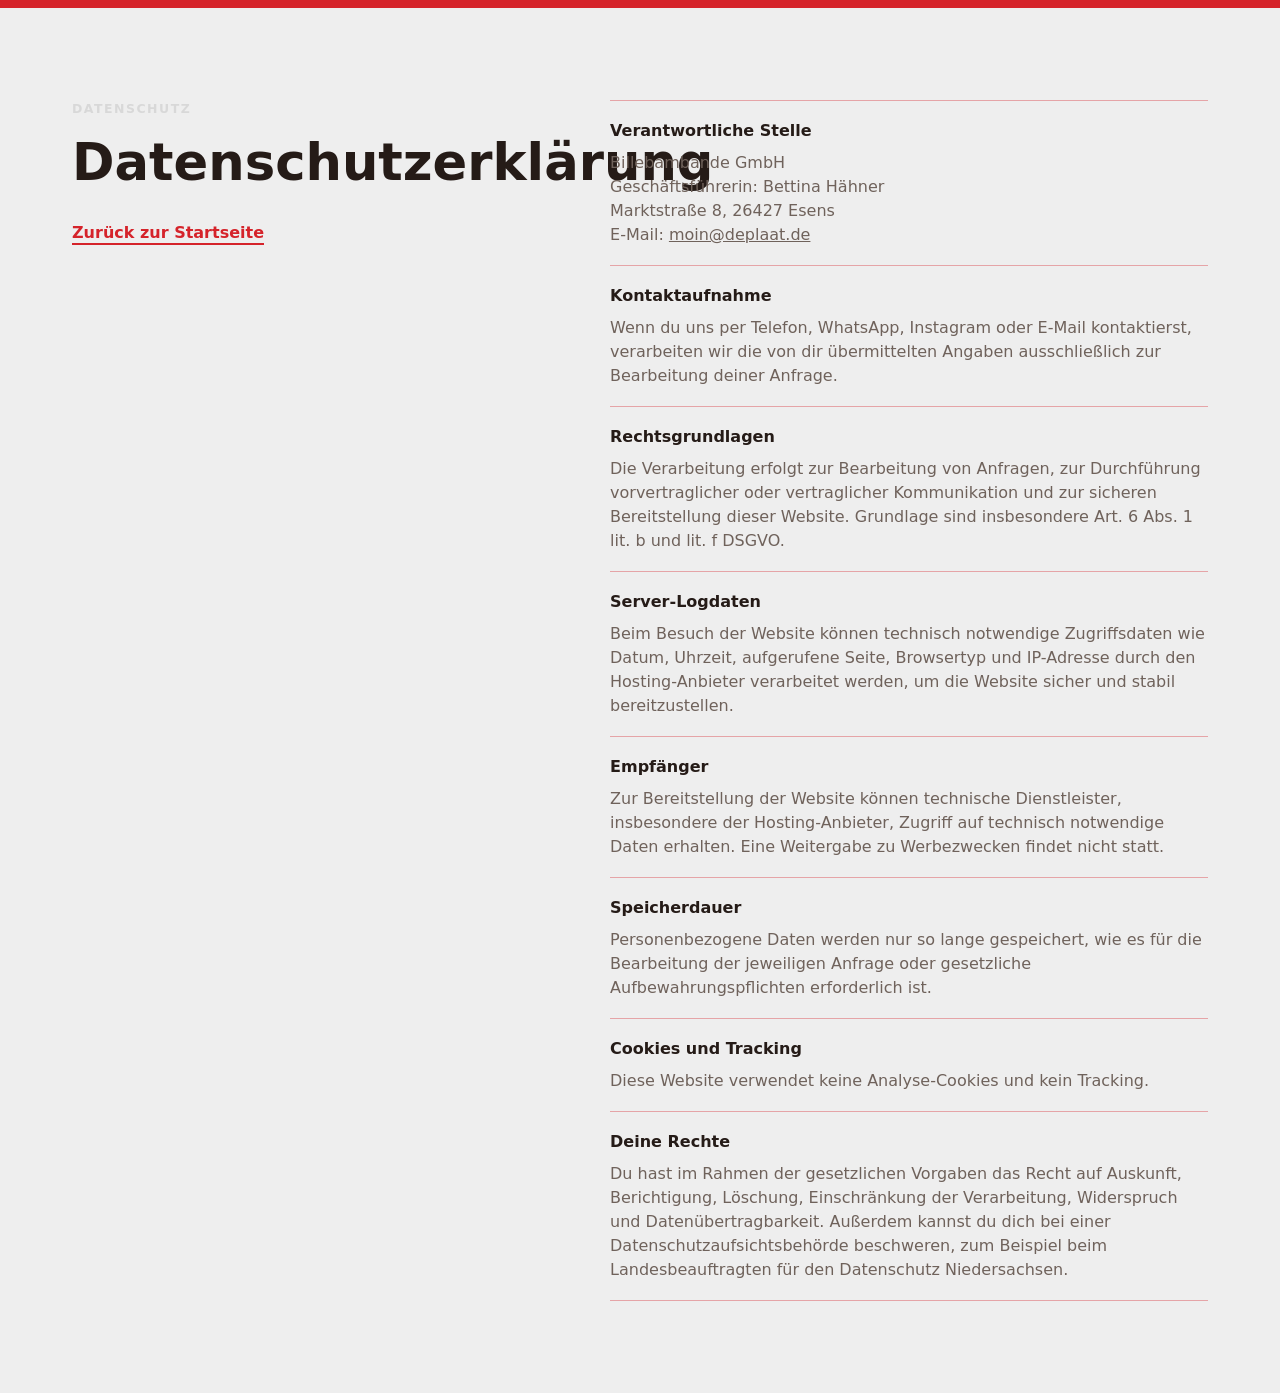
<file: datenschutz.html>
<!doctype html>
<html lang="de">
  <head>
    <meta charset="utf-8">
    <meta name="viewport" content="width=device-width, initial-scale=1">
    <meta name="robots" content="noindex">
    <title>Datenschutzerklärung | De Plaat</title>
    <link rel="stylesheet" href="/styles.css?v=de-plaat-2026-10-02-2">
  </head>
  <body>
    <main id="top" class="legal-page" tabindex="-1">
      <section class="privacy">
        <div>
          <p class="eyebrow">Datenschutz</p>
          <h1>Datenschutzerklärung</h1>
          <a class="text-link" href="/">Zurück zur Startseite</a>
        </div>
        <dl>
          <div>
            <dt>Verantwortliche Stelle</dt>
            <dd>
              Billebambande GmbH<br>
              Geschäftsführerin: Bettina Hähner<br>
              Marktstraße 8, 26427 Esens<br>
              E-Mail: <a href="mailto:moin@deplaat.de">moin@deplaat.de</a>
            </dd>
          </div>
          <div>
            <dt>Kontaktaufnahme</dt>
            <dd>Wenn du uns per Telefon, WhatsApp, Instagram oder E-Mail kontaktierst, verarbeiten wir die von dir übermittelten Angaben ausschließlich zur Bearbeitung deiner Anfrage.</dd>
          </div>
          <div>
            <dt>Rechtsgrundlagen</dt>
            <dd>Die Verarbeitung erfolgt zur Bearbeitung von Anfragen, zur Durchführung vorvertraglicher oder vertraglicher Kommunikation und zur sicheren Bereitstellung dieser Website. Grundlage sind insbesondere Art. 6 Abs. 1 lit. b und lit. f DSGVO.</dd>
          </div>
          <div>
            <dt>Server-Logdaten</dt>
            <dd>Beim Besuch der Website können technisch notwendige Zugriffsdaten wie Datum, Uhrzeit, aufgerufene Seite, Browsertyp und IP-Adresse durch den Hosting-Anbieter verarbeitet werden, um die Website sicher und stabil bereitzustellen.</dd>
          </div>
          <div>
            <dt>Empfänger</dt>
            <dd>Zur Bereitstellung der Website können technische Dienstleister, insbesondere der Hosting-Anbieter, Zugriff auf technisch notwendige Daten erhalten. Eine Weitergabe zu Werbezwecken findet nicht statt.</dd>
          </div>
          <div>
            <dt>Speicherdauer</dt>
            <dd>Personenbezogene Daten werden nur so lange gespeichert, wie es für die Bearbeitung der jeweiligen Anfrage oder gesetzliche Aufbewahrungspflichten erforderlich ist.</dd>
          </div>
          <div>
            <dt>Cookies und Tracking</dt>
            <dd>Diese Website verwendet keine Analyse-Cookies und kein Tracking.</dd>
          </div>
          <div>
            <dt>Deine Rechte</dt>
            <dd>Du hast im Rahmen der gesetzlichen Vorgaben das Recht auf Auskunft, Berichtigung, Löschung, Einschränkung der Verarbeitung, Widerspruch und Datenübertragbarkeit. Außerdem kannst du dich bei einer Datenschutzaufsichtsbehörde beschweren, zum Beispiel beim Landesbeauftragten für den Datenschutz Niedersachsen.</dd>
          </div>
        </dl>
      </section>
    </main>
  </body>
</html>
</file>
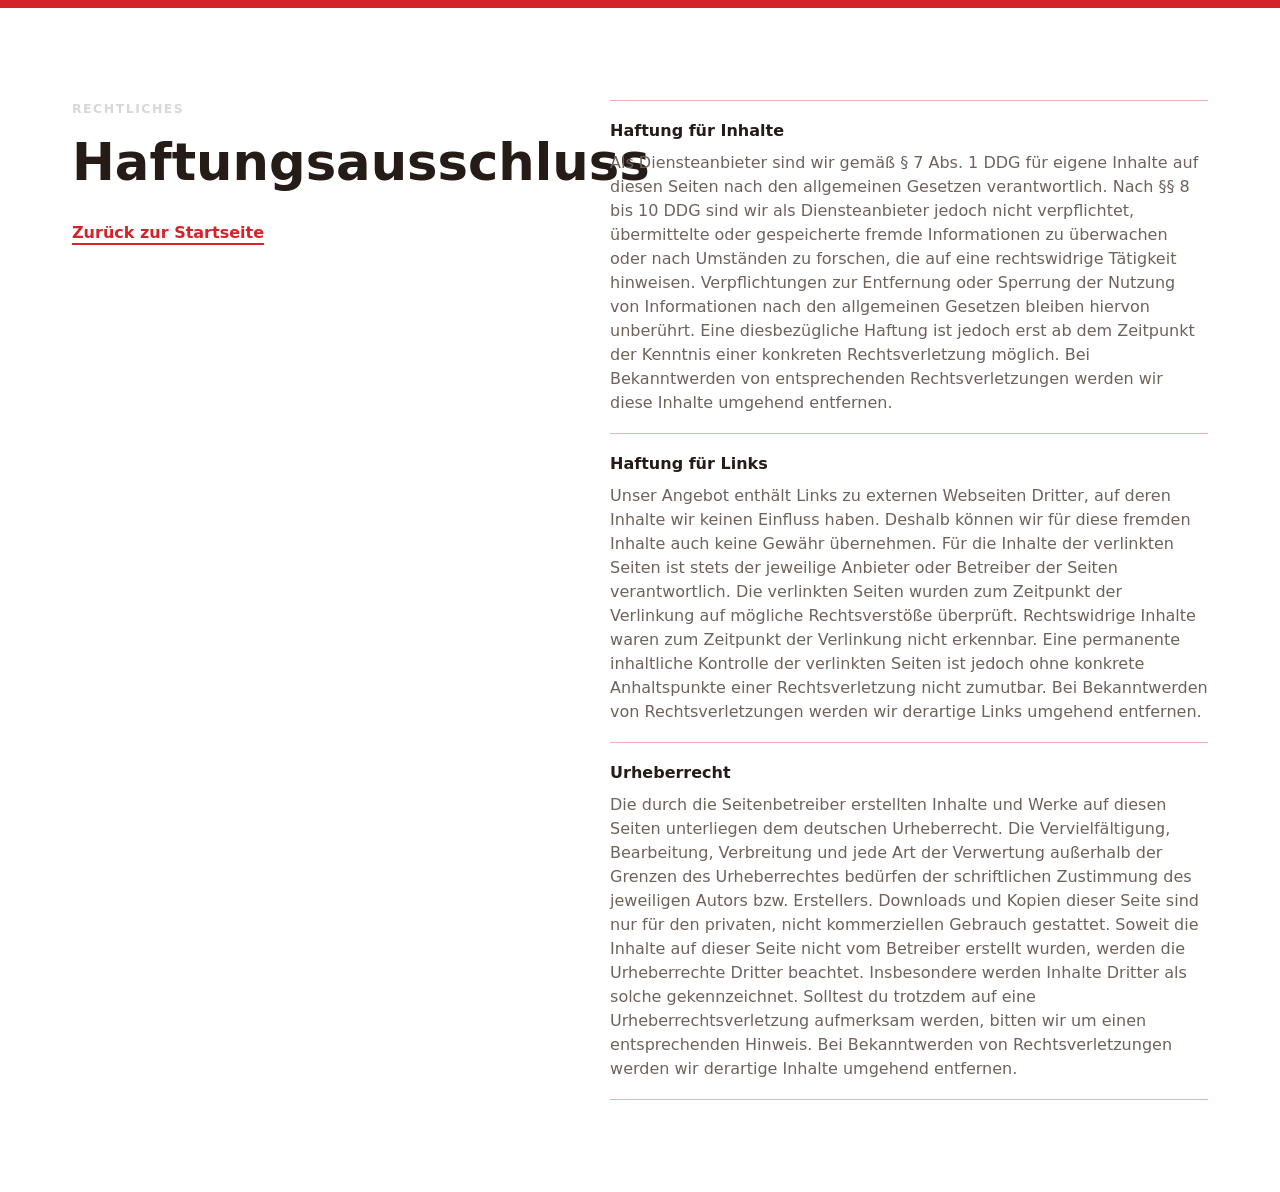
<file: haftung.html>
<!doctype html>
<html lang="de">
  <head>
    <meta charset="utf-8">
    <meta name="viewport" content="width=device-width, initial-scale=1">
    <meta name="robots" content="noindex">
    <title>Haftungsausschluss | De Plaat</title>
    <link rel="stylesheet" href="/styles.css?v=de-plaat-2026-10-02-2">
  </head>
  <body>
    <main id="top" class="legal-page" tabindex="-1">
      <section class="legal">
        <div>
          <p class="eyebrow">Rechtliches</p>
          <h1>Haftungsausschluss</h1>
          <a class="text-link" href="/">Zurück zur Startseite</a>
        </div>
        <dl>
          <div>
            <dt>Haftung für Inhalte</dt>
            <dd>Als Diensteanbieter sind wir gemäß § 7 Abs. 1 DDG für eigene Inhalte auf diesen Seiten nach den allgemeinen Gesetzen verantwortlich. Nach §§ 8 bis 10 DDG sind wir als Diensteanbieter jedoch nicht verpflichtet, übermittelte oder gespeicherte fremde Informationen zu überwachen oder nach Umständen zu forschen, die auf eine rechtswidrige Tätigkeit hinweisen. Verpflichtungen zur Entfernung oder Sperrung der Nutzung von Informationen nach den allgemeinen Gesetzen bleiben hiervon unberührt. Eine diesbezügliche Haftung ist jedoch erst ab dem Zeitpunkt der Kenntnis einer konkreten Rechtsverletzung möglich. Bei Bekanntwerden von entsprechenden Rechtsverletzungen werden wir diese Inhalte umgehend entfernen.</dd>
          </div>
          <div>
            <dt>Haftung für Links</dt>
            <dd>Unser Angebot enthält Links zu externen Webseiten Dritter, auf deren Inhalte wir keinen Einfluss haben. Deshalb können wir für diese fremden Inhalte auch keine Gewähr übernehmen. Für die Inhalte der verlinkten Seiten ist stets der jeweilige Anbieter oder Betreiber der Seiten verantwortlich. Die verlinkten Seiten wurden zum Zeitpunkt der Verlinkung auf mögliche Rechtsverstöße überprüft. Rechtswidrige Inhalte waren zum Zeitpunkt der Verlinkung nicht erkennbar. Eine permanente inhaltliche Kontrolle der verlinkten Seiten ist jedoch ohne konkrete Anhaltspunkte einer Rechtsverletzung nicht zumutbar. Bei Bekanntwerden von Rechtsverletzungen werden wir derartige Links umgehend entfernen.</dd>
          </div>
          <div>
            <dt>Urheberrecht</dt>
            <dd>Die durch die Seitenbetreiber erstellten Inhalte und Werke auf diesen Seiten unterliegen dem deutschen Urheberrecht. Die Vervielfältigung, Bearbeitung, Verbreitung und jede Art der Verwertung außerhalb der Grenzen des Urheberrechtes bedürfen der schriftlichen Zustimmung des jeweiligen Autors bzw. Erstellers. Downloads und Kopien dieser Seite sind nur für den privaten, nicht kommerziellen Gebrauch gestattet. Soweit die Inhalte auf dieser Seite nicht vom Betreiber erstellt wurden, werden die Urheberrechte Dritter beachtet. Insbesondere werden Inhalte Dritter als solche gekennzeichnet. Solltest du trotzdem auf eine Urheberrechtsverletzung aufmerksam werden, bitten wir um einen entsprechenden Hinweis. Bei Bekanntwerden von Rechtsverletzungen werden wir derartige Inhalte umgehend entfernen.</dd>
          </div>
        </dl>
      </section>
    </main>
  </body>
</html>
</file>
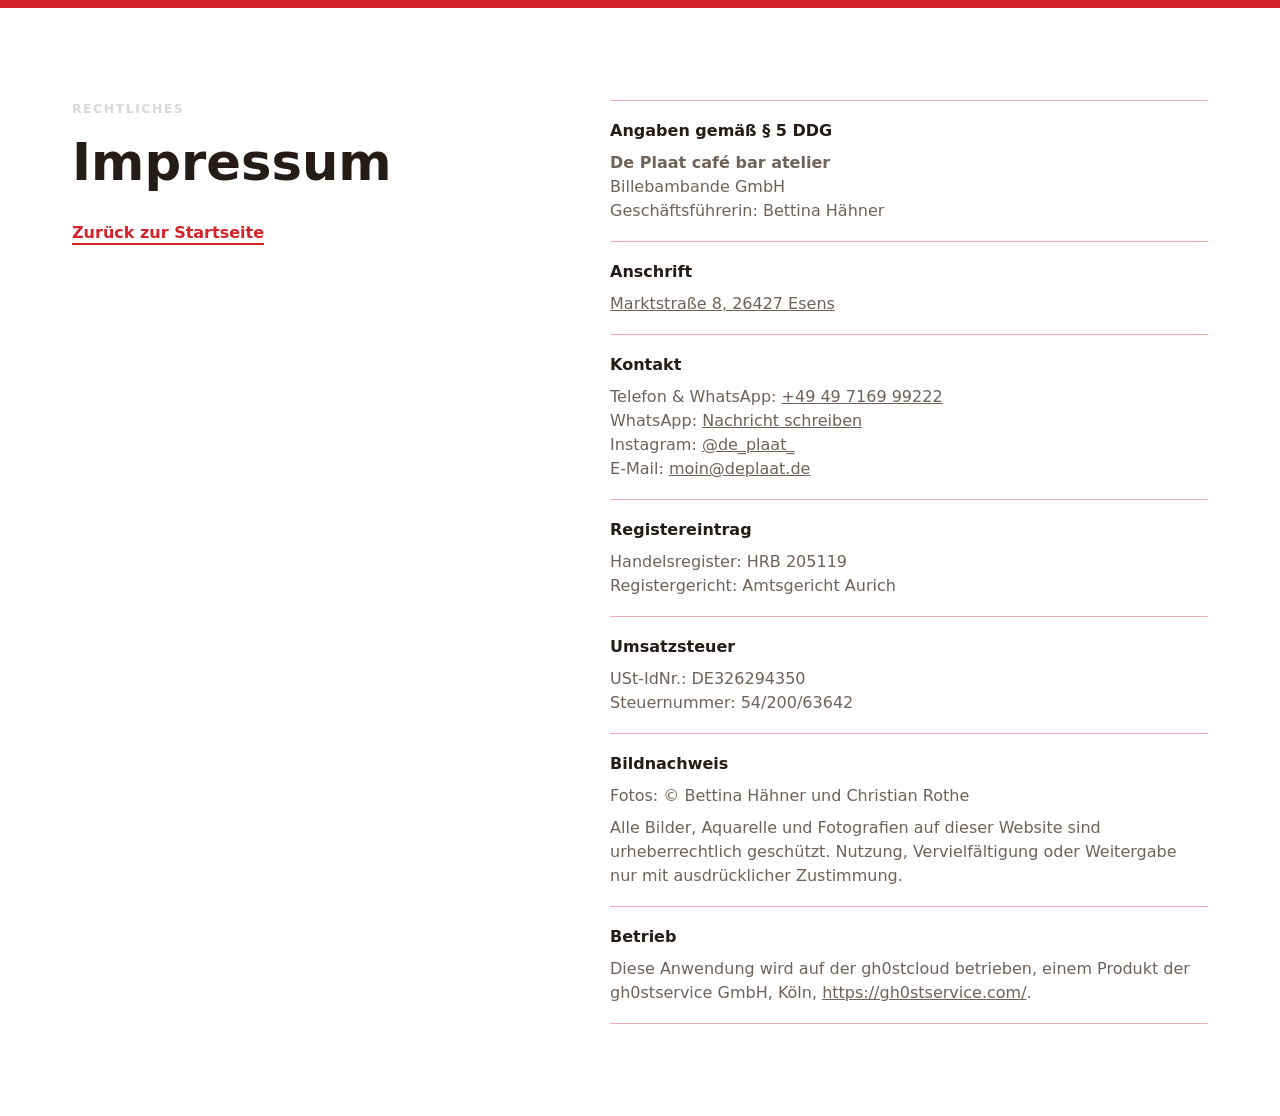
<file: impressum.html>
<!doctype html>
<html lang="de">
  <head>
    <meta charset="utf-8">
    <meta name="viewport" content="width=device-width, initial-scale=1">
    <meta name="robots" content="noindex">
    <title>Impressum | De Plaat</title>
    <link rel="stylesheet" href="/styles.css?v=de-plaat-2026-10-02-2">
  </head>
  <body>
    <main id="top" class="legal-page" tabindex="-1">
      <section class="imprint">
        <div>
          <p class="eyebrow">Rechtliches</p>
          <h1>Impressum</h1>
          <a class="text-link" href="/">Zurück zur Startseite</a>
        </div>
        <dl>
          <div>
            <dt>Angaben gemäß § 5 DDG</dt>
            <dd>
              <strong>De Plaat café bar atelier</strong><br>
              Billebambande GmbH<br>
              Geschäftsführerin: Bettina Hähner
            </dd>
          </div>
          <div>
            <dt>Anschrift</dt>
            <dd>
              <a href="https://www.google.com/maps/search/?api=1&query=Marktstra%C3%9Fe%208%2C%2026427%20Esens" target="_blank" rel="noopener">Marktstraße 8, 26427 Esens<span class="sr-only"> (öffnet Google Maps in neuem Tab)</span></a>
            </dd>
          </div>
          <div>
            <dt>Kontakt</dt>
            <dd>
              Telefon &amp; WhatsApp: <a href="tel:+4949716999222">+49 49 7169 99222</a><br>
              WhatsApp: <a href="https://wa.me/4949716999222" target="_blank" rel="noopener">Nachricht schreiben<span class="sr-only"> (öffnet WhatsApp in neuem Tab)</span></a><br>
              Instagram: <a href="https://www.instagram.com/de_plaat_/" target="_blank" rel="noopener">@de_plaat_<span class="sr-only"> (öffnet Instagram in neuem Tab)</span></a><br>
              E-Mail: <a href="mailto:moin@deplaat.de">moin@deplaat.de</a>
            </dd>
          </div>
          <div>
            <dt>Registereintrag</dt>
            <dd>
              Handelsregister: HRB 205119<br>
              Registergericht: Amtsgericht Aurich
            </dd>
          </div>
          <div>
            <dt>Umsatzsteuer</dt>
            <dd>
              USt-IdNr.: DE326294350<br>
              Steuernummer: 54/200/63642
            </dd>
          </div>
          <div>
            <dt>Bildnachweis</dt>
            <dd>Fotos: © Bettina Hähner und Christian Rothe</dd>
            <dd>Alle Bilder, Aquarelle und Fotografien auf dieser Website sind urheberrechtlich geschützt. Nutzung, Vervielfältigung oder Weitergabe nur mit ausdrücklicher Zustimmung.</dd>
          </div>
          <div>
            <dt>Betrieb</dt>
            <dd>Diese Anwendung wird auf der gh0stcloud betrieben, einem Produkt der gh0stservice GmbH, Köln, <a href="https://gh0stservice.com/" target="_blank" rel="noopener noreferrer">https://gh0stservice.com/</a>.</dd>
          </div>
        </dl>
      </section>
    </main>
  </body>
</html>
</file>
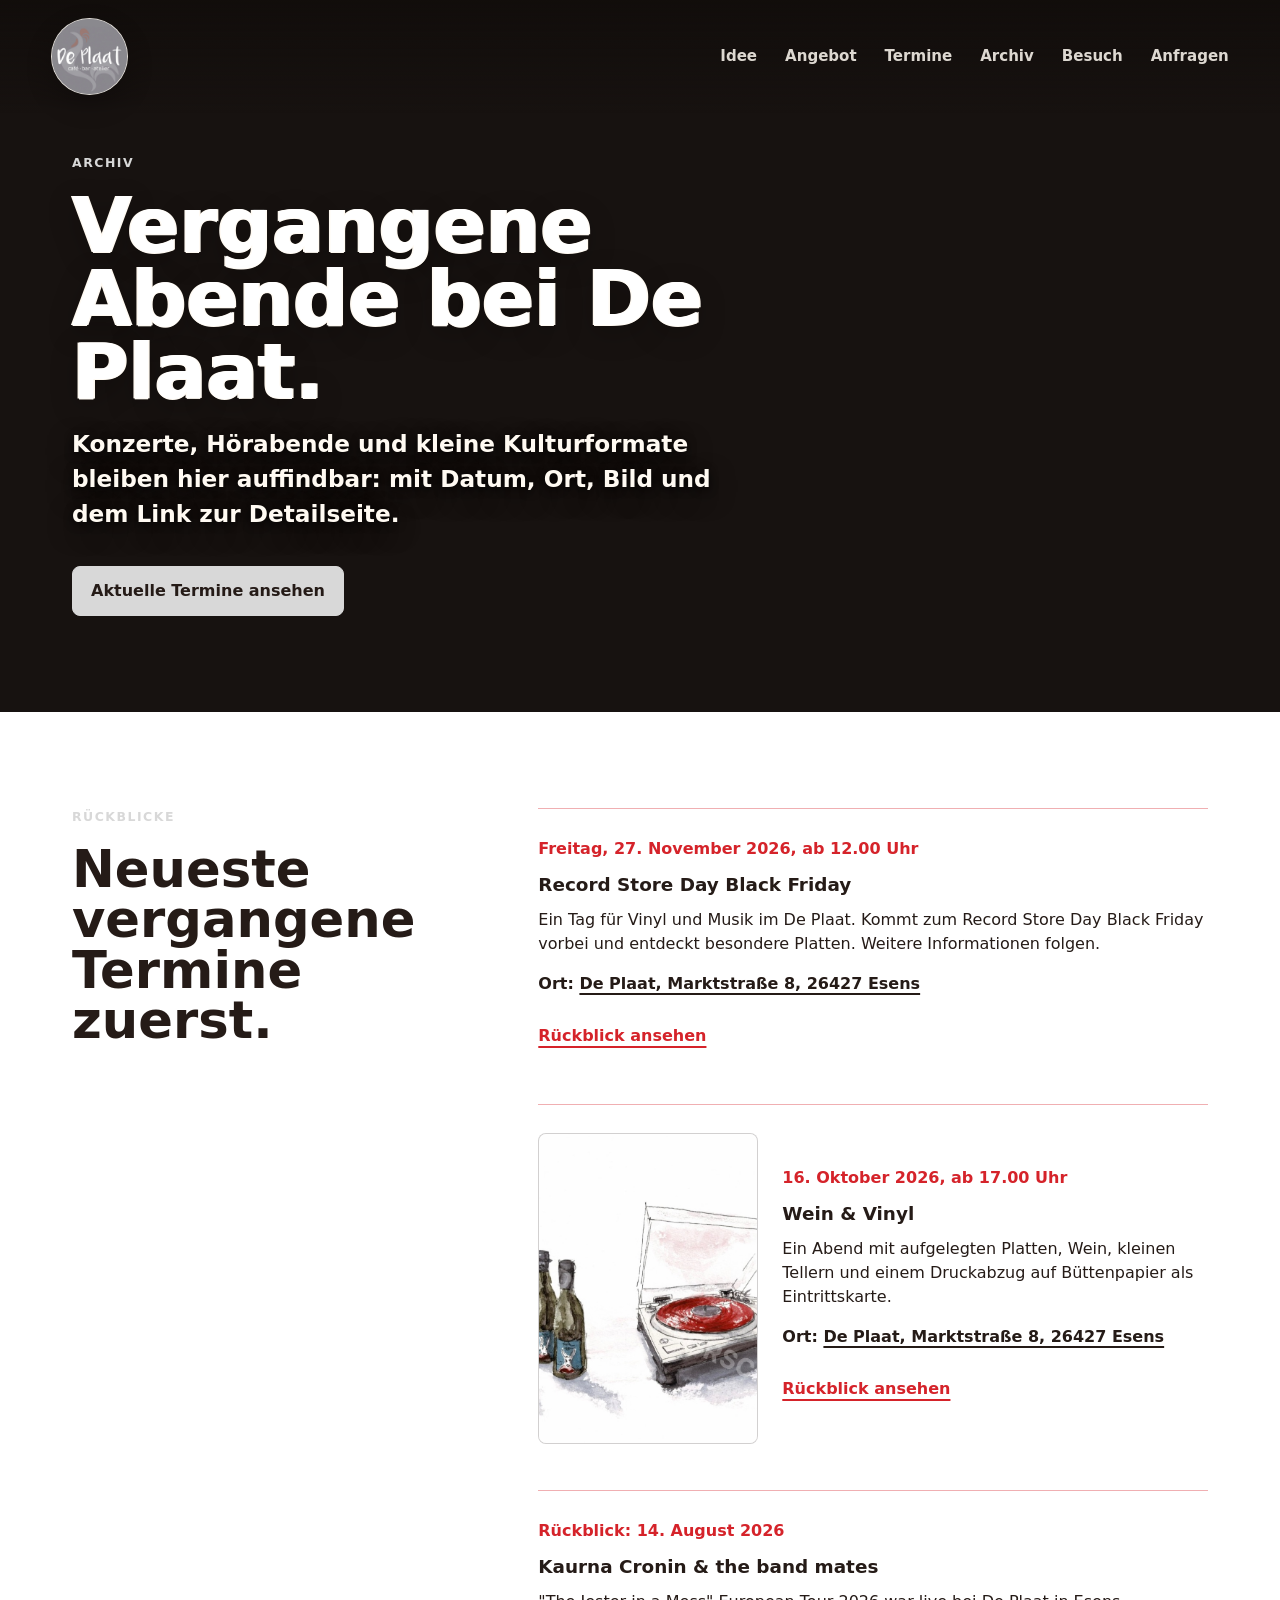
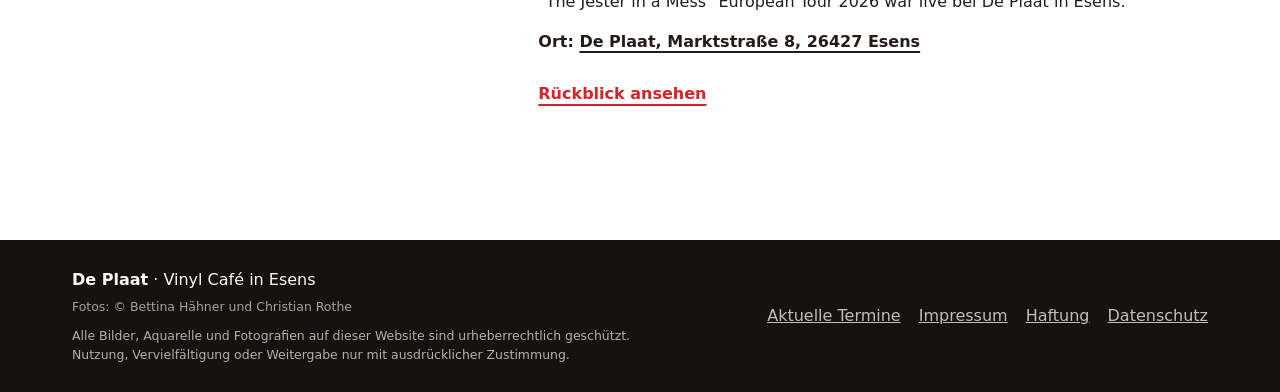
<file: termine/archiv.html>
<!doctype html>
<html lang="de">
  <head>
    <meta charset="utf-8">
    <meta name="viewport" content="width=device-width, initial-scale=1">
    <meta name="description" content="Archiv vergangener Konzerte, Hörabende und Kulturformate bei De Plaat in Esens. Rückblicke mit Datum, Ort, Bild und Link zur Detailseite.">
    <link rel="canonical" href="https://www.deplaat.de/termine/archiv.html">
    <meta property="og:title" content="Terminarchiv | De Plaat Esens">
    <meta property="og:description" content="Vergangene Abende und Kulturformate bei De Plaat in Esens nachschauen.">
    <meta property="og:type" content="website">
    <meta property="og:url" content="https://www.deplaat.de/termine/archiv.html">
    <meta property="og:image" content="https://www.deplaat.de/assets/de-plaat-exterior-hero.jpg">
    <meta name="twitter:card" content="summary_large_image">
    <title>Terminarchiv | De Plaat Esens</title>
    <link rel="stylesheet" href="/styles.css?v=de-plaat-2026-10-02-2">
    <script type="application/ld+json">
      {
        "@context": "https://schema.org",
        "@type": "CollectionPage",
        "name": "Terminarchiv De Plaat",
        "url": "https://www.deplaat.de/termine/archiv.html",
        "description": "Archiv vergangener Konzerte, Hörabende und Kulturformate bei De Plaat in Esens.",
        "inLanguage": "de-DE",
        "mainEntity": {
          "@type": "ItemList",
          "itemListElement": [
            {
              "@type": "ListItem",
              "position": 1,
              "url": "https://www.deplaat.de/termine/kaurna-cronin-2026.html",
              "item": {
                "@type": "Event",
                "name": "Kaurna Cronin & the band mates",
                "startDate": "2026-08-14",
                "endDate": "2026-08-14",
                "eventAttendanceMode": "https://schema.org/OfflineEventAttendanceMode",
                "eventStatus": "https://schema.org/EventCompleted",
                "description": "The Jester in a Mess European Tour 2026 war live bei De Plaat in Esens.",
                "location": {
                  "@type": "Place",
                  "name": "De Plaat",
                  "address": {
                    "@type": "PostalAddress",
                    "streetAddress": "Marktstraße 8",
                    "postalCode": "26427",
                    "addressLocality": "Esens",
                    "addressCountry": "DE"
                  }
                }
              }
            }
          ]
        }
      }
    </script>
  </head>
  <body>
    <a class="skip-link" href="#archiv">Zum Inhalt springen</a>
    <header class="site-header" aria-label="Hauptnavigation">
      <a class="brand" href="/#top" aria-label="De Plaat Startseite">
        <span class="brand-logo">
          <img src="/assets/de-plaat-logo-oval.jpg" alt="De Plaat café bar atelier">
        </span>
      </a>
      <nav>
        <a href="/#idee">Idee</a>
        <a href="/#angebot">Angebot</a>
        <a href="/#termine">Termine</a>
        <a href="/termine/archiv.html" aria-current="page">Archiv</a>
        <a href="/#besuch">Besuch</a>
        <a href="/#anfragen">Anfragen</a>
      </nav>
    </header>

    <main id="archiv" class="event-page" tabindex="-1">
      <section class="event-archive-hero band">
        <div>
          <p class="eyebrow">Archiv</p>
          <h1>Vergangene Abende bei De Plaat.</h1>
          <p class="lead">Konzerte, Hörabende und kleine Kulturformate bleiben hier auffindbar: mit Datum, Ort, Bild und dem Link zur Detailseite.</p>
          <div class="hero-actions">
            <a class="button primary" href="/#termine">Aktuelle Termine ansehen</a>
          </div>
        </div>
      </section>

      <section class="event-archive band" aria-labelledby="archiv-liste">
        <div class="archive-heading">
          <p class="eyebrow">Rückblicke</p>
          <h2 id="archiv-liste">Neueste vergangene Termine zuerst.</h2>
        </div>
        <div class="event-list archive-list" data-events-archive-list>
          <article class="archive-event">
            <time datetime="2026-10-16">16. Oktober 2026, ab 17.00 Uhr</time>
            <h3>Wein &amp; Vinyl</h3>
            <p>Ein Abend mit aufgelegten Platten, Wein, kleinen Tellern und einem Druckabzug auf Büttenpapier als Eintrittskarte.</p>
            <p class="event-location">Ort: De Plaat, Marktstraße 8, 26427 Esens</p>
            <a class="text-link" href="/termine/wein-vinyl.html">Rückblick ansehen</a>
          </article>
          <article class="archive-event">
            <time datetime="2026-08-14">14. August 2026</time>
            <h3>Kaurna Cronin &amp; the band mates</h3>
            <p>„The Jester in a Mess“ European Tour 2026 war live bei De Plaat in Esens.</p>
            <p class="event-location">
              Ort:
              <a href="https://www.google.com/maps/search/?api=1&query=De%20Plaat%2C%20Marktstra%C3%9Fe%208%2C%2026427%20Esens" target="_blank" rel="noopener">De Plaat, Marktstraße 8, 26427 Esens<span class="sr-only"> (öffnet Google Maps in neuem Tab)</span></a>
            </p>
            <a class="text-link" href="/termine/kaurna-cronin-2026.html">Rückblick ansehen</a>
          </article>
        </div>
      </section>
    </main>

    <footer>
      <div>
        <p><strong>De Plaat</strong> · Vinyl Café in Esens</p>
        <p class="rights-note">Fotos: © Bettina Hähner und Christian Rothe</p>
        <p class="copyright-note">Alle Bilder, Aquarelle und Fotografien auf dieser Website sind urheberrechtlich geschützt. Nutzung, Vervielfältigung oder Weitergabe nur mit ausdrücklicher Zustimmung.</p>
      </div>
      <div class="footer-links">
        <a href="/#termine">Aktuelle Termine</a>
        <a href="/impressum.html">Impressum</a>
        <a href="/haftung.html">Haftung</a>
        <a href="/datenschutz.html">Datenschutz</a>
      </div>
    </footer>
    <script src="/events.js?v=events-archive-1" defer></script>
  </body>
</html>
</file>
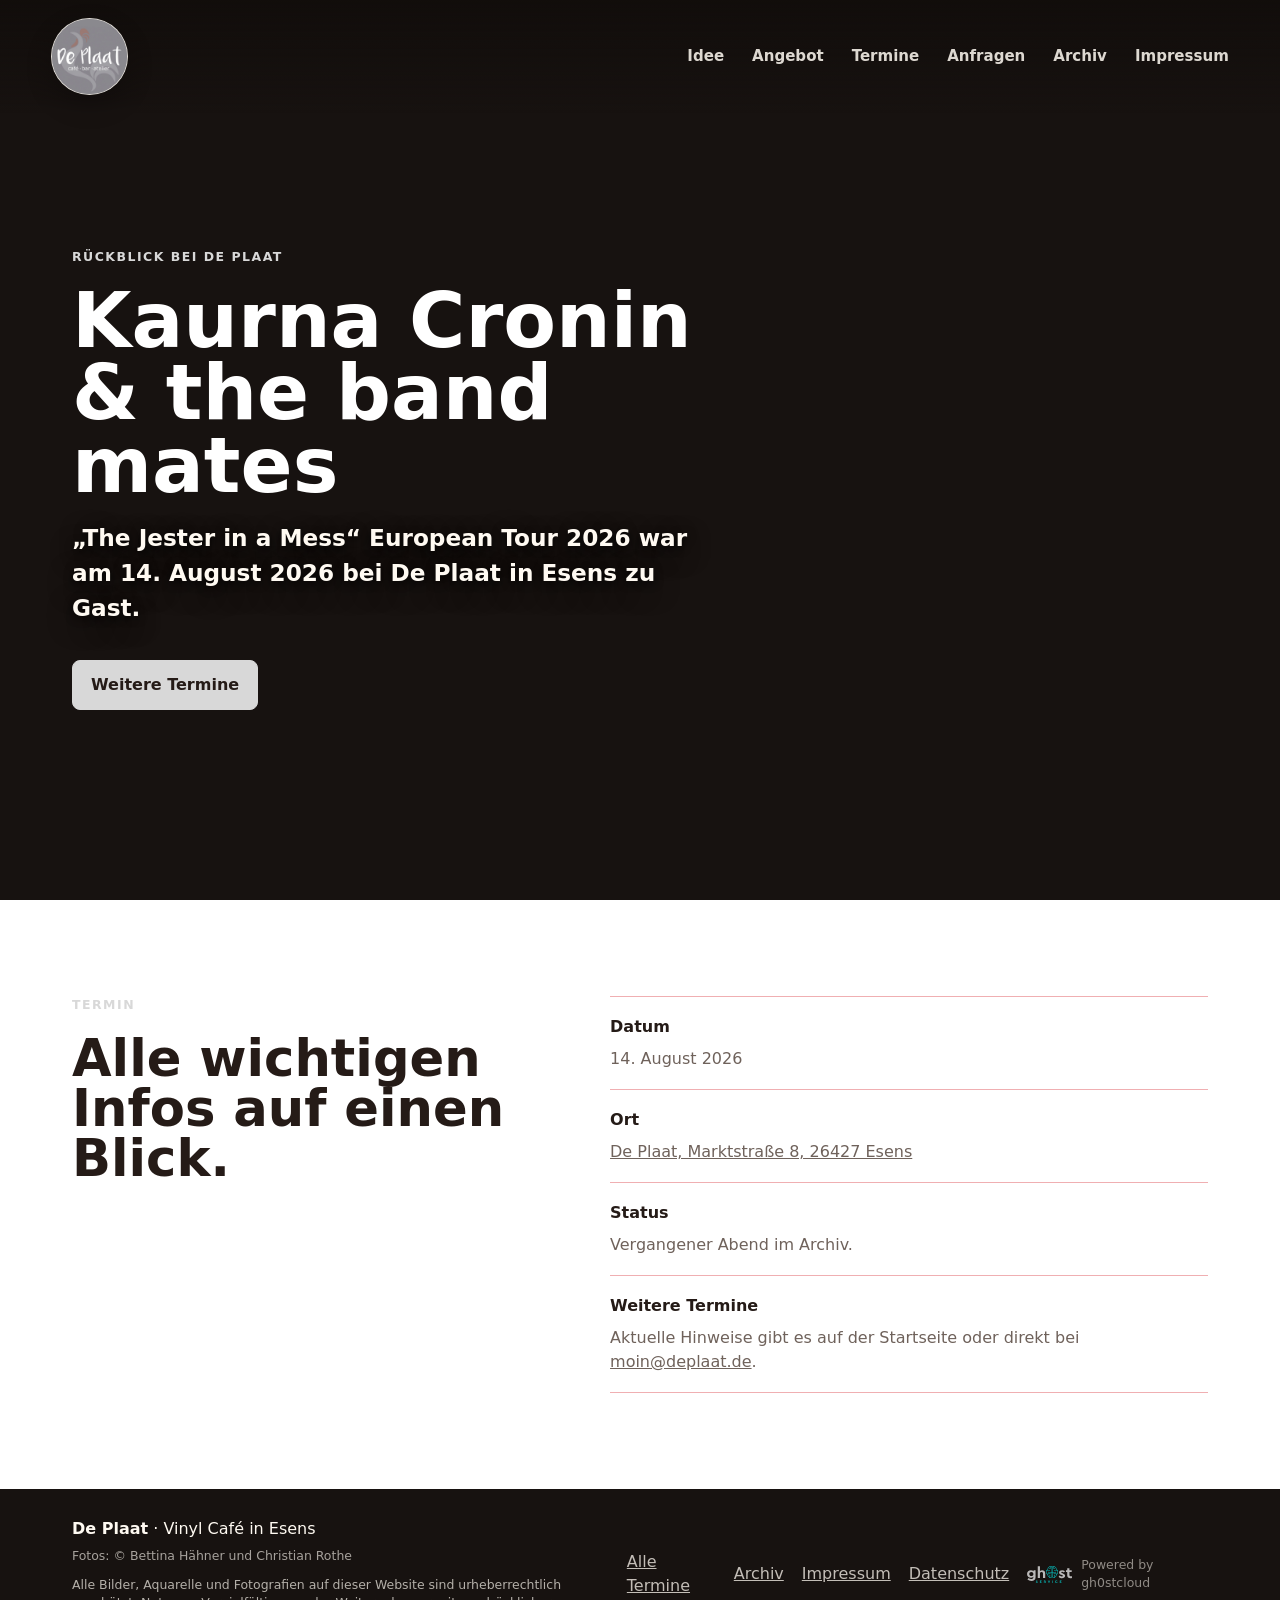
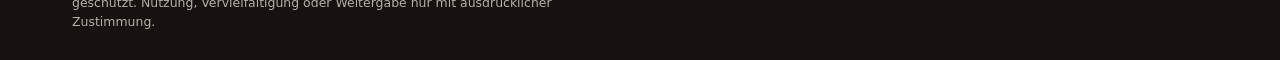
<file: termine/kaurna-cronin-2026.html>
<!doctype html>
<html lang="de">
  <head>
    <meta charset="utf-8">
    <meta name="viewport" content="width=device-width, initial-scale=1">
    <meta name="description" content="Rückblick auf Kaurna Cronin & the band mates am 14. August 2026 live bei De Plaat in Esens. Ort und kurze Infos zum vergangenen Abend.">
    <link rel="canonical" href="https://www.deplaat.de/termine/kaurna-cronin-2026.html">
    <meta property="og:title" content="Kaurna Cronin & the band mates bei De Plaat">
    <meta property="og:description" content="Rückblick: 14. August 2026 live bei De Plaat in Esens.">
    <meta property="og:type" content="event">
    <meta property="og:url" content="https://www.deplaat.de/termine/kaurna-cronin-2026.html">
    <title>Kaurna Cronin & the band mates | De Plaat Esens</title>
    <link rel="stylesheet" href="/styles.css?v=de-plaat-2026-10-02-2">
    <script type="application/ld+json">
      {
        "@context": "https://schema.org",
        "@type": "Event",
        "name": "Kaurna Cronin & the band mates",
        "url": "https://www.deplaat.de/termine/kaurna-cronin-2026.html",
        "startDate": "2026-08-14",
        "eventAttendanceMode": "https://schema.org/OfflineEventAttendanceMode",
        "eventStatus": "https://schema.org/EventCompleted",
        "description": "The Jester in a Mess European Tour 2026 war live bei De Plaat in Esens.",
        "location": {
          "@type": "Place",
          "name": "De Plaat",
          "address": {
            "@type": "PostalAddress",
            "streetAddress": "Marktstraße 8",
            "postalCode": "26427",
            "addressLocality": "Esens",
            "addressCountry": "DE"
          }
        },
        "organizer": {
          "@type": "Organization",
          "name": "De Plaat",
          "url": "https://www.deplaat.de/"
        }
      }
    </script>
  </head>
  <body>
    <a class="skip-link" href="#termin">Zum Inhalt springen</a>
    <header class="site-header" aria-label="Hauptnavigation">
      <a class="brand" href="/#top" aria-label="De Plaat Startseite">
        <span class="brand-logo">
          <img src="/assets/de-plaat-logo-oval.jpg" alt="De Plaat café bar atelier">
        </span>
      </a>
      <nav>
        <a href="/#idee">Idee</a>
        <a href="/#angebot">Angebot</a>
        <a href="/#termine">Termine</a>
        <a href="/#anfragen">Anfragen</a>
        <a href="/termine/archiv.html">Archiv</a>
        <a href="/impressum.html">Impressum</a>
      </nav>
    </header>

    <main id="termin" class="event-page" tabindex="-1">
      <section class="event-hero band">
        <div class="event-hero-copy">
          <p class="eyebrow">Rückblick bei De Plaat</p>
          <h1>Kaurna Cronin &amp; the band mates</h1>
          <p class="lead">„The Jester in a Mess“ European Tour 2026 war am 14. August 2026 bei De Plaat in Esens zu Gast.</p>
          <div class="hero-actions">
            <a class="button primary" href="/#termine">Weitere Termine</a>
          </div>
        </div>
      </section>

      <section class="event-details band">
        <div>
          <p class="eyebrow">Termin</p>
          <h2>Alle wichtigen Infos auf einen Blick.</h2>
        </div>
        <dl>
          <div>
            <dt>Datum</dt>
            <dd>14. August 2026</dd>
          </div>
          <div>
            <dt>Ort</dt>
            <dd>
              <a href="https://www.google.com/maps/search/?api=1&query=De%20Plaat%2C%20Marktstra%C3%9Fe%208%2C%2026427%20Esens" target="_blank" rel="noopener">De Plaat, Marktstraße 8, 26427 Esens<span class="sr-only"> (öffnet Google Maps in neuem Tab)</span></a>
            </dd>
          </div>
          <div>
            <dt>Status</dt>
            <dd>
              Vergangener Abend im Archiv.
            </dd>
          </div>
          <div>
            <dt>Weitere Termine</dt>
            <dd>
              Aktuelle Hinweise gibt es auf der Startseite oder direkt bei
              <a href="mailto:moin@deplaat.de?subject=Termine%20bei%20De%20Plaat">moin@deplaat.de</a>.
            </dd>
          </div>
        </dl>
      </section>
    </main>

    <footer>
      <div>
        <p><strong>De Plaat</strong> · Vinyl Café in Esens</p>
        <p class="rights-note">Fotos: © Bettina Hähner und Christian Rothe</p>
        <p class="copyright-note">Alle Bilder, Aquarelle und Fotografien auf dieser Website sind urheberrechtlich geschützt. Nutzung, Vervielfältigung oder Weitergabe nur mit ausdrücklicher Zustimmung.</p>
      </div>
      <div class="footer-links">
        <a href="/#termine">Alle Termine</a>
        <a href="/termine/archiv.html">Archiv</a>
        <a href="/impressum.html">Impressum</a>
        <a href="/datenschutz.html">Datenschutz</a>
        <a class="gh0st-attribution" href="https://gh0stservice.com/" target="_blank" rel="noopener noreferrer" aria-label="Powered by gh0stcloud, Website des Betreibers in neuem Tab öffnen">
          <img src="/assets/gh0stcloud.svg" alt="gh0stcloud" width="45" height="18" loading="lazy" decoding="async">
          <span>Powered by gh0stcloud</span>
        </a>
      </div>
    </footer>
  </body>
</html>
</file>
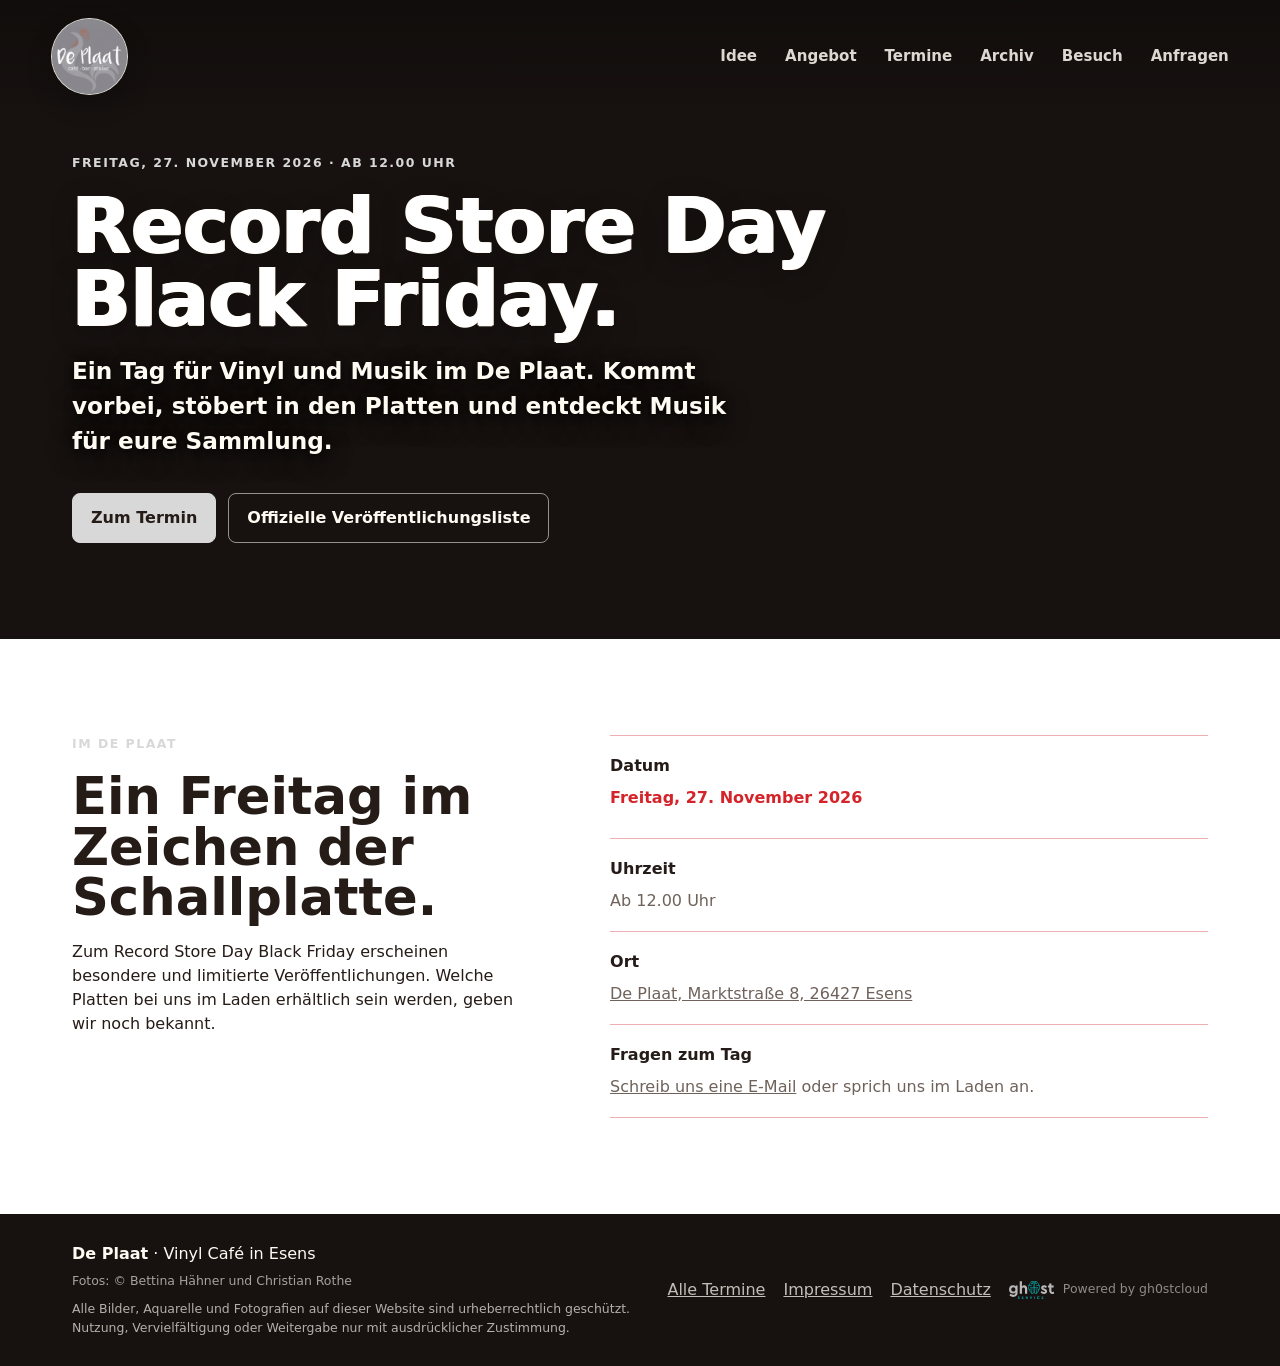
<file: termine/record-store-day-black-friday-2026.html>
<!doctype html>
<html lang="de">
  <head>
    <meta charset="utf-8">
    <meta name="viewport" content="width=device-width, initial-scale=1">
    <meta name="description" content="Record Store Day Black Friday am 27. November 2026 ab 12.00 Uhr im De Plaat in Esens. Ein Tag für Vinyl und Musik.">
    <link rel="canonical" href="https://www.deplaat.de/termine/record-store-day-black-friday-2026.html">
    <meta property="og:title" content="Record Store Day Black Friday | De Plaat Esens">
    <meta property="og:description" content="Record Store Day Black Friday am 27. November 2026 ab 12.00 Uhr im De Plaat in Esens.">
    <meta property="og:type" content="event">
    <meta property="og:url" content="https://www.deplaat.de/termine/record-store-day-black-friday-2026.html">
    <meta property="og:image" content="https://www.deplaat.de/assets/de-plaat-exterior-hero.jpg">
    <meta name="twitter:card" content="summary_large_image">
    <title>Record Store Day Black Friday | De Plaat Esens</title>
    <link rel="stylesheet" href="/styles.css?v=de-plaat-2026-10-02-2">
    <script type="application/ld+json">
      {
        "@context": "https://schema.org",
        "@type": "Event",
        "name": "Record Store Day Black Friday",
        "startDate": "2026-11-27T12:00:00+01:00",
        "eventAttendanceMode": "https://schema.org/OfflineEventAttendanceMode",
        "eventStatus": "https://schema.org/EventScheduled",
        "description": "Record Store Day Black Friday am 27. November 2026 ab 12.00 Uhr im De Plaat in Esens.",
        "image": "https://www.deplaat.de/assets/de-plaat-exterior-hero.jpg",
        "location": {
          "@type": "Place",
          "name": "De Plaat",
          "address": {
            "@type": "PostalAddress",
            "streetAddress": "Marktstraße 8",
            "postalCode": "26427",
            "addressLocality": "Esens",
            "addressCountry": "DE"
          }
        },
        "organizer": {
          "@type": "Organization",
          "name": "De Plaat",
          "url": "https://www.deplaat.de/"
        }
      }
    </script>
  </head>
  <body>
    <a class="skip-link" href="#termin">Zum Inhalt springen</a>
    <header class="site-header" aria-label="Hauptnavigation">
      <a class="brand" href="/#top" aria-label="De Plaat Startseite">
        <span class="brand-logo">
          <img src="/assets/de-plaat-logo-oval.jpg" alt="De Plaat café bar atelier">
        </span>
      </a>
      <nav>
        <a href="/#idee">Idee</a>
        <a href="/#angebot">Angebot</a>
        <a href="/#termine">Termine</a>
        <a href="/termine/archiv.html">Archiv</a>
        <a href="/#besuch">Besuch</a>
        <a href="/#anfragen">Anfragen</a>
      </nav>
    </header>

    <main id="termin" class="event-page" tabindex="-1">
      <section class="event-archive-hero band">
        <div>
          <p class="eyebrow">Freitag, 27. November 2026 · ab 12.00 Uhr</p>
          <h1>Record Store Day Black Friday.</h1>
          <p class="lead">Ein Tag für Vinyl und Musik im De Plaat. Kommt vorbei, stöbert in den Platten und entdeckt Musik für eure Sammlung.</p>
          <div class="hero-actions">
            <a class="button primary" href="#infos">Zum Termin</a>
            <a class="button secondary" href="https://www.recordstoredaygermany.de/2026/10/06/black-friday-2026/" target="_blank" rel="noopener">Offizielle Veröffentlichungsliste<span class="sr-only"> (öffnet Record Store Day Germany in neuem Tab)</span></a>
          </div>
        </div>
      </section>

      <section id="infos" class="event-details band">
        <div>
          <p class="eyebrow">Im De Plaat</p>
          <h2>Ein Freitag im Zeichen der Schallplatte.</h2>
          <p>Zum Record Store Day Black Friday erscheinen besondere und limitierte Veröffentlichungen. Welche Platten bei uns im Laden erhältlich sein werden, geben wir noch bekannt.</p>
        </div>
        <dl>
          <div>
            <dt>Datum</dt>
            <dd><time datetime="2026-11-27">Freitag, 27. November 2026</time></dd>
          </div>
          <div>
            <dt>Uhrzeit</dt>
            <dd>Ab 12.00 Uhr</dd>
          </div>
          <div>
            <dt>Ort</dt>
            <dd>
              <a href="https://www.google.com/maps/search/?api=1&query=De%20Plaat%2C%20Marktstra%C3%9Fe%208%2C%2026427%20Esens" target="_blank" rel="noopener">De Plaat, Marktstraße 8, 26427 Esens<span class="sr-only"> (öffnet Google Maps in neuem Tab)</span></a>
            </dd>
          </div>
          <div>
            <dt>Fragen zum Tag</dt>
            <dd><a href="mailto:moin@deplaat.de?subject=Record%20Store%20Day%20Black%20Friday%202026">Schreib uns eine E-Mail</a> oder sprich uns im Laden an.</dd>
          </div>
        </dl>
      </section>
    </main>

    <footer>
      <div>
        <p><strong>De Plaat</strong> · Vinyl Café in Esens</p>
        <p class="rights-note">Fotos: © Bettina Hähner und Christian Rothe</p>
        <p class="copyright-note">Alle Bilder, Aquarelle und Fotografien auf dieser Website sind urheberrechtlich geschützt. Nutzung, Vervielfältigung oder Weitergabe nur mit ausdrücklicher Zustimmung.</p>
      </div>
      <div class="footer-links">
        <a href="/#termine">Alle Termine</a>
        <a href="/impressum.html">Impressum</a>
        <a href="/datenschutz.html">Datenschutz</a>
        <a class="gh0st-attribution" href="https://gh0stservice.com/" target="_blank" rel="noopener noreferrer" aria-label="Powered by gh0stcloud, Website des Betreibers in neuem Tab öffnen">
          <img src="/assets/gh0stcloud.svg" alt="gh0stcloud" width="45" height="18" loading="lazy" decoding="async">
          <span>Powered by gh0stcloud</span>
        </a>
      </div>
    </footer>
  </body>
</html>
</file>
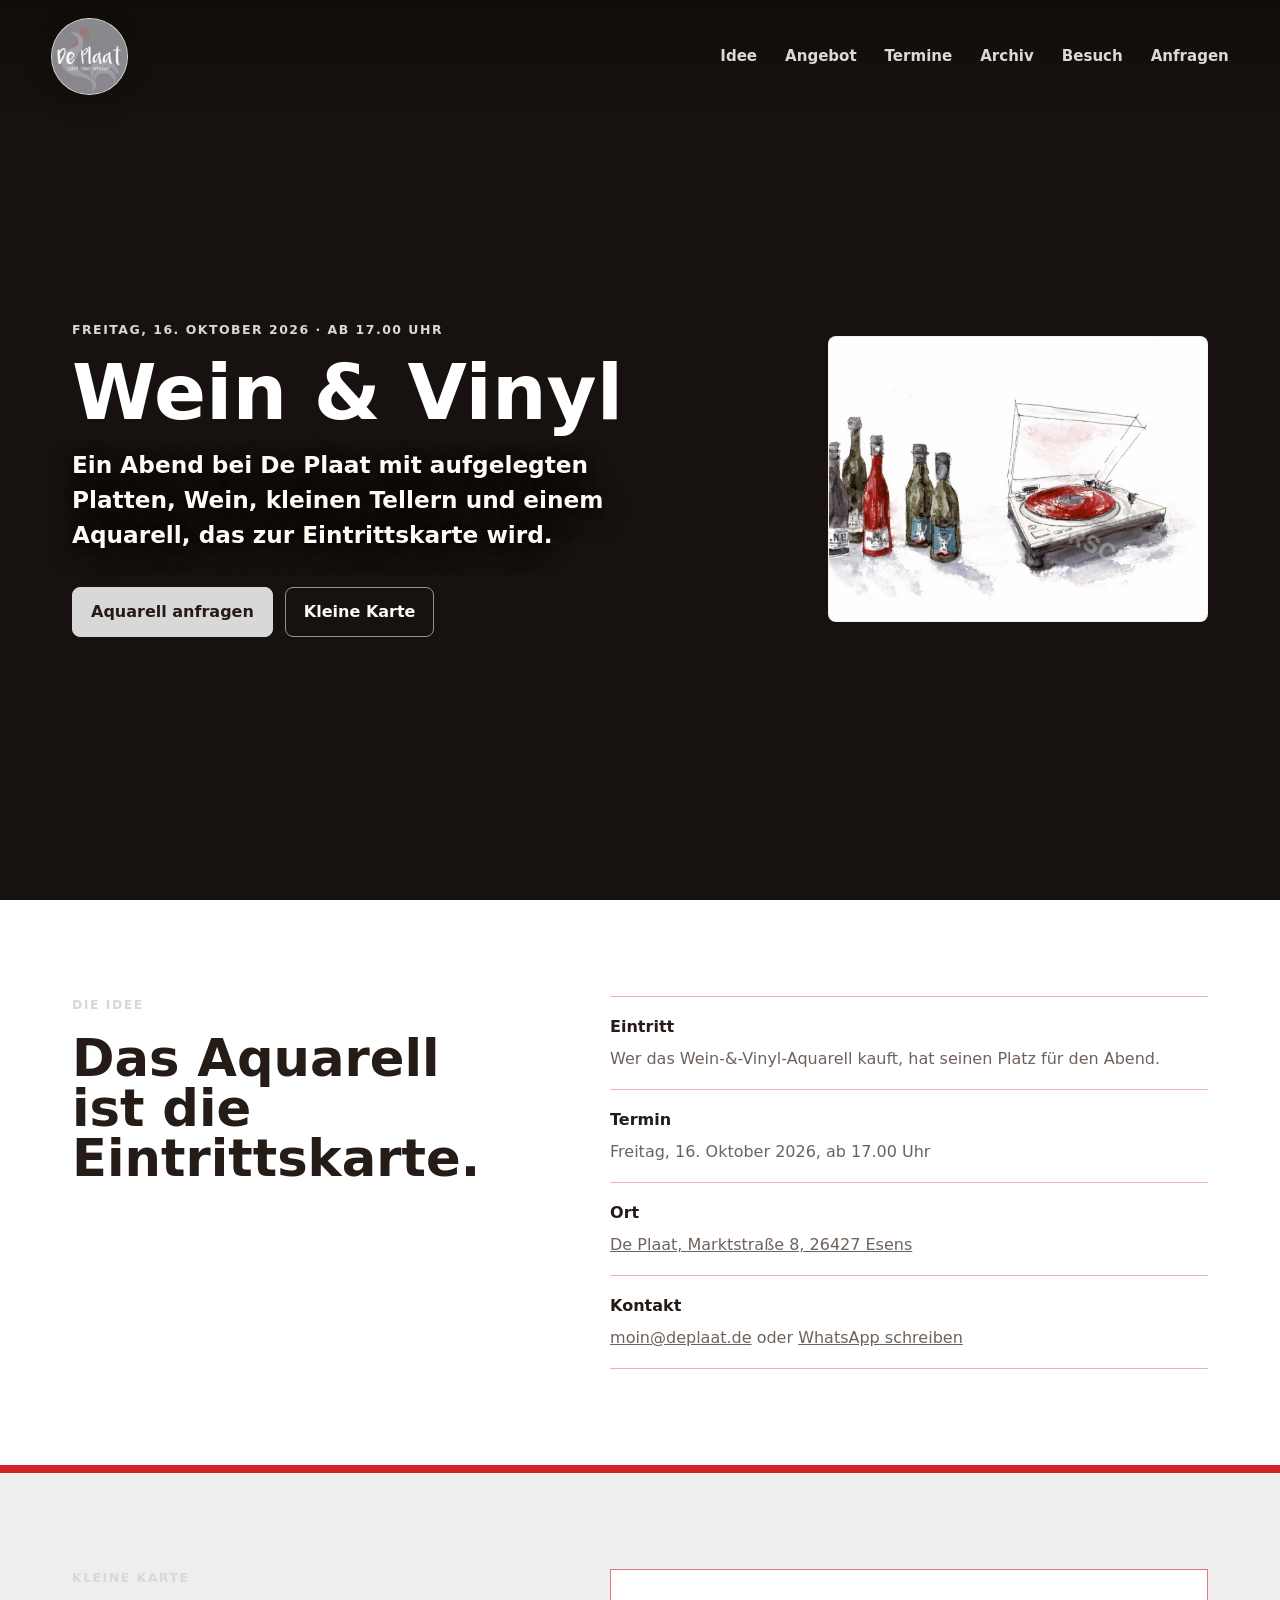
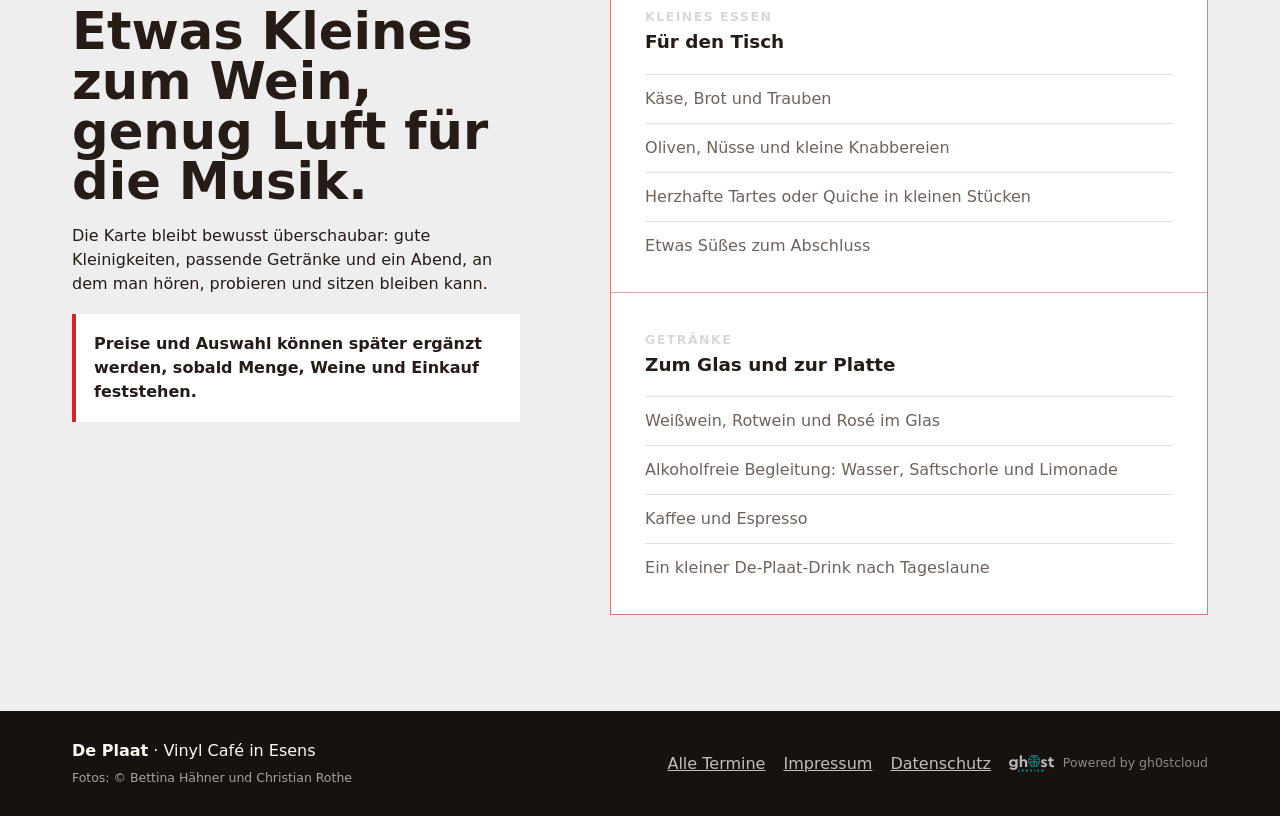
<file: termine/wein-vinyl.html>
<!doctype html>
<html lang="de">
  <head>
    <meta charset="utf-8">
    <meta name="viewport" content="width=device-width, initial-scale=1">
    <meta name="description" content="Wein & Vinyl bei De Plaat in Esens am Freitag, 16. Oktober 2026 ab 17.00 Uhr: Ein Aquarell wird zur Eintrittskarte, dazu gibt es aufgelegte Platten, kleine Speisen und Getränke.">
    <link rel="canonical" href="https://www.deplaat.de/termine/wein-vinyl.html">
    <meta property="og:title" content="Wein & Vinyl | De Plaat Esens">
    <meta property="og:description" content="Freitag, 16. Oktober 2026 ab 17.00 Uhr: Aquarell als Eintrittskarte, aufgelegte Platten, kleine Speisen und Getränke bei De Plaat.">
    <meta property="og:type" content="event">
    <meta property="og:url" content="https://www.deplaat.de/termine/wein-vinyl.html">
    <meta property="og:image" content="https://www.deplaat.de/assets/de-plaat-aquarell-vinyl-wein.jpg">
    <meta name="twitter:card" content="summary_large_image">
    <title>Wein & Vinyl | De Plaat Esens</title>
    <link rel="stylesheet" href="/styles.css?v=terms-2026-10-05">
    <script type="application/ld+json">
      {
        "@context": "https://schema.org",
        "@type": "Event",
        "name": "Wein & Vinyl",
        "startDate": "2026-10-16T17:00:00+02:00",
        "eventAttendanceMode": "https://schema.org/OfflineEventAttendanceMode",
        "eventStatus": "https://schema.org/EventScheduled",
        "description": "Ein Abend mit aufgelegten Platten, Wein, kleinen Tellern und Aquarell als Eintrittskarte bei De Plaat in Esens.",
        "image": "https://www.deplaat.de/assets/de-plaat-aquarell-vinyl-wein.jpg",
        "location": {
          "@type": "Place",
          "name": "De Plaat",
          "address": {
            "@type": "PostalAddress",
            "streetAddress": "Marktstraße 8",
            "postalCode": "26427",
            "addressLocality": "Esens",
            "addressCountry": "DE"
          }
        },
        "organizer": {
          "@type": "Organization",
          "name": "De Plaat",
          "url": "https://www.deplaat.de/"
        }
      }
    </script>
  </head>
  <body>
    <a class="skip-link" href="#termin">Zum Inhalt springen</a>
    <header class="site-header" aria-label="Hauptnavigation">
      <a class="brand" href="/#top" aria-label="De Plaat Startseite">
        <span class="brand-logo">
          <img src="/assets/de-plaat-logo-oval.jpg" alt="De Plaat café bar atelier">
        </span>
      </a>
      <nav>
        <a href="/#idee">Idee</a>
        <a href="/#angebot">Angebot</a>
        <a href="/#termine">Termine</a>
        <a href="/termine/archiv.html">Archiv</a>
        <a href="/#besuch">Besuch</a>
        <a href="/#anfragen">Anfragen</a>
      </nav>
    </header>

    <main id="termin" class="event-page" tabindex="-1">
      <section class="event-hero band">
        <div class="event-hero-copy">
          <p class="eyebrow">Freitag, 16. Oktober 2026 · ab 17.00 Uhr</p>
          <h1>Wein &amp; Vinyl</h1>
          <p class="lead">Ein Abend bei De Plaat mit aufgelegten Platten, Wein, kleinen Tellern und einem Aquarell, das zur Eintrittskarte wird.</p>
          <div class="hero-actions">
            <a class="button primary" href="https://wa.me/4949716999222?text=Moin%20De%20Plaat%2C%20ich%20interessiere%20mich%20f%C3%BCr%20Wein%20%26%20Vinyl%20und%20das%20Aquarell%20als%20Eintrittskarte%3A" target="_blank" rel="noopener">Aquarell anfragen<span class="sr-only"> (öffnet WhatsApp in neuem Tab)</span></a>
            <a class="button secondary" href="#karte">Kleine Karte</a>
          </div>
        </div>
        <div class="event-hero-poster art-ticket protected-media" aria-label="Aquarell Wein und Vinyl Vorschau">
          <img src="/assets/de-plaat-aquarell-vinyl-wein.jpg" alt="Aquarell mit Weinflaschen, Plattenspieler und roter Schallplatte">
        </div>
      </section>

      <section class="event-details band">
        <div>
          <p class="eyebrow">Die Idee</p>
          <h2>Das Aquarell ist die Eintrittskarte.</h2>
        </div>
        <dl>
          <div>
            <dt>Eintritt</dt>
            <dd>Wer das Wein-&amp;-Vinyl-Aquarell kauft, hat seinen Platz für den Abend.</dd>
          </div>
          <div>
            <dt>Termin</dt>
            <dd>Freitag, 16. Oktober 2026, ab 17.00 Uhr</dd>
          </div>
          <div>
            <dt>Ort</dt>
            <dd>
              <a href="https://www.google.com/maps/search/?api=1&query=De%20Plaat%2C%20Marktstra%C3%9Fe%208%2C%2026427%20Esens" target="_blank" rel="noopener">De Plaat, Marktstraße 8, 26427 Esens<span class="sr-only"> (öffnet Google Maps in neuem Tab)</span></a>
            </dd>
          </div>
          <div>
            <dt>Kontakt</dt>
            <dd>
              <a href="mailto:moin@deplaat.de?subject=Wein%20%26%20Vinyl%20bei%20De%20Plaat">moin@deplaat.de</a> oder
              <a href="https://wa.me/4949716999222?text=Moin%20De%20Plaat%2C%20ich%20interessiere%20mich%20f%C3%BCr%20Wein%20%26%20Vinyl%3A" target="_blank" rel="noopener">WhatsApp schreiben<span class="sr-only"> (öffnet WhatsApp in neuem Tab)</span></a>
            </dd>
          </div>
        </dl>
      </section>

      <section id="karte" class="event-menu band">
        <div class="event-menu-copy">
          <p class="eyebrow">Kleine Karte</p>
          <h2>Etwas Kleines zum Wein, genug Luft für die Musik.</h2>
          <p>Die Karte bleibt bewusst überschaubar: gute Kleinigkeiten, passende Getränke und ein Abend, an dem man hören, probieren und sitzen bleiben kann.</p>
          <p class="ticket-note">Preise und Auswahl können später ergänzt werden, sobald Menge, Weine und Einkauf feststehen.</p>
        </div>
        <div class="menu-board" aria-label="Kleine Speisen- und Getränkekarte">
          <article>
            <span class="eyebrow">Kleines Essen</span>
            <h3>Für den Tisch</h3>
            <ul>
              <li>Käse, Brot und Trauben</li>
              <li>Oliven, Nüsse und kleine Knabbereien</li>
              <li>Herzhafte Tartes oder Quiche in kleinen Stücken</li>
              <li>Etwas Süßes zum Abschluss</li>
            </ul>
          </article>
          <article>
            <span class="eyebrow">Getränke</span>
            <h3>Zum Glas und zur Platte</h3>
            <ul>
              <li>Weißwein, Rotwein und Rosé im Glas</li>
              <li>Alkoholfreie Begleitung: Wasser, Saftschorle und Limonade</li>
              <li>Kaffee und Espresso</li>
              <li>Ein kleiner De-Plaat-Drink nach Tageslaune</li>
            </ul>
          </article>
        </div>
      </section>
    </main>

    <footer>
      <div>
        <p><strong>De Plaat</strong> · Vinyl Café in Esens</p>
        <p class="rights-note">Fotos: © Bettina Hähner und Christian Rothe</p>
      </div>
      <div class="footer-links">
        <a href="/#termine">Alle Termine</a>
        <a href="/impressum.html">Impressum</a>
        <a href="/datenschutz.html">Datenschutz</a>
        <a class="gh0st-attribution" href="https://gh0stservice.com/" target="_blank" rel="noopener noreferrer" aria-label="Powered by gh0stcloud, Website des Betreibers in neuem Tab öffnen">
          <img src="/assets/gh0stcloud.svg" alt="gh0stcloud" width="45" height="18" loading="lazy" decoding="async">
          <span>Powered by gh0stcloud</span>
        </a>
      </div>
    </footer>
  </body>
</html>
</file>
<file: styles.css>
:root {
  color-scheme: light;
  --ink: #251b17;
  --muted: #6f625b;
  --paper: #ffffff;
  --light-gray: #eeeeee;
  --clay: #d5232a;
  --green: #d5232a;
  --gold: #d8d8d8;
  --cream: #ffffff;
  --line: rgba(213, 35, 42, 0.36);
}

* {
  box-sizing: border-box;
}

html {
  scroll-behavior: smooth;
}

@media (prefers-reduced-motion: reduce) {
  html {
    scroll-behavior: auto;
  }
}

body {
  margin: 0;
  background: var(--paper);
  color: var(--ink);
  font-family: Inter, ui-sans-serif, system-ui, -apple-system, BlinkMacSystemFont, "Segoe UI", sans-serif;
  line-height: 1.5;
}

a {
  color: inherit;
}

a:focus-visible {
  outline: 3px solid #ffffff;
  outline-offset: 4px;
  box-shadow: 0 0 0 6px rgba(213, 35, 42, 0.72);
}

main:focus {
  outline: none;
}

.skip-link {
  position: fixed;
  top: 14px;
  left: 14px;
  z-index: 100;
  padding: 12px 16px;
  border-radius: 8px;
  background: #ffffff;
  color: var(--ink);
  font-weight: 900;
  text-decoration: none;
  transform: translateY(-160%);
  transition: transform 0.18s ease;
}

.skip-link:focus-visible {
  transform: translateY(0);
}

.sr-only {
  position: absolute;
  width: 1px;
  height: 1px;
  overflow: hidden;
  clip: rect(0, 0, 0, 0);
  white-space: nowrap;
}

.site-header {
  position: fixed;
  top: 0;
  left: 0;
  right: 0;
  z-index: 20;
  display: flex;
  align-items: center;
  justify-content: space-between;
  gap: 24px;
  padding: 18px clamp(18px, 4vw, 56px);
  color: #fffaf2;
  background: linear-gradient(to bottom, rgba(16, 12, 10, 0.78), rgba(16, 12, 10, 0));
}

.site-header .brand {
  flex: 0 0 auto;
}

.brand {
  display: inline-flex;
  align-items: center;
  text-decoration: none;
}

.brand-logo {
  display: grid;
  place-items: center;
  width: clamp(62px, 6vw, 84px);
  aspect-ratio: 1;
  overflow: hidden;
  border: 1px solid rgba(255, 250, 242, 0.72);
  border-radius: 50%;
  background: #8f8f92;
  box-shadow: 0 10px 26px rgba(0, 0, 0, 0.22);
}

.brand-logo img {
  display: block;
  width: 100%;
  height: 100%;
  object-fit: cover;
  object-position: 50% 50%;
}

nav {
  display: flex;
  align-items: center;
  gap: clamp(12px, 2.4vw, 28px);
  max-width: calc(100vw - clamp(104px, 14vw, 160px));
  overflow-x: auto;
  overflow-y: hidden;
  -webkit-overflow-scrolling: touch;
  scrollbar-width: none;
  font-size: 0.94rem;
}

nav::-webkit-scrollbar {
  display: none;
}

nav a {
  flex: 0 0 auto;
  text-decoration: none;
  color: rgba(255, 250, 242, 0.86);
  font-weight: 800;
}

nav a:focus-visible,
.button:focus-visible {
  color: var(--ink);
}

@media (max-width: 900px) {
  .home-page nav a:nth-child(2),
  .home-page nav a:nth-child(3),
  .home-page nav a:nth-child(5),
  .home-page nav a:nth-child(6),
  .home-page nav a:nth-child(7) {
    display: none;
  }
}

.hero {
  position: relative;
  min-height: 92vh;
  display: grid;
  align-items: end;
  overflow: hidden;
  background: #15110f;
}

.hero > img {
  position: absolute;
  inset: 0;
  width: 100%;
  height: 100%;
  object-fit: cover;
  object-position: 48% 54%;
  filter: brightness(1.16) contrast(1.02);
}

.hero-overlay {
  position: absolute;
  inset: 0;
  background:
    linear-gradient(90deg, rgba(18, 14, 12, 0.62) 0%, rgba(18, 14, 12, 0.34) 40%, rgba(18, 14, 12, 0.04) 100%),
    linear-gradient(0deg, rgba(18, 14, 12, 0.46) 0%, rgba(18, 14, 12, 0) 50%);
}

.hero-copy {
  position: relative;
  max-width: 760px;
  padding: 148px clamp(20px, 6vw, 72px) 230px;
  color: #fffaf2;
}

.holiday-notice {
  max-width: 520px;
  margin-bottom: 32px;
  padding: clamp(18px, 3vw, 26px);
  border-left: 5px solid var(--gold);
  background: rgba(18, 14, 12, 0.78);
  font-size: clamp(1rem, 1.5vw, 1.12rem);
  line-height: 1.55;
}

.holiday-notice p {
  margin-bottom: 16px;
}

.holiday-notice p:last-child {
  margin-bottom: 0;
}

.hero-welcome {
  max-width: 520px;
  margin-bottom: 24px;
  font-size: clamp(1.2rem, 2.4vw, 1.7rem);
  font-weight: 800;
  line-height: 1.35;
  text-shadow: 0 2px 8px rgba(0, 0, 0, 0.78);
}

.eyebrow {
  margin: 0 0 18px;
  color: var(--gold);
  font-size: 0.78rem;
  font-weight: 800;
  letter-spacing: 0.12em;
  text-transform: uppercase;
}

h1,
h2,
h3,
p {
  margin-top: 0;
}

h1 {
  margin-bottom: 16px;
  font-family: Luna, "Snell Roundhand", "Brush Script MT", "Segoe Script", cursive;
  font-size: clamp(4.2rem, 13vw, 10rem);
  font-weight: 400;
  line-height: 0.86;
  letter-spacing: 0;
  color: #fffaf2;
  text-shadow:
    0.018em 0 #fffaf2,
    -0.018em 0 #fffaf2,
    0 0.018em #fffaf2,
    0 8px 28px rgba(0, 0, 0, 0.28);
}

.hero-title {
  width: clamp(230px, 30vw, 330px);
  max-width: 100%;
  margin: 0 0 16px;
  font-size: 0;
  line-height: 0;
  text-shadow: none;
}

.hero-title span {
  position: absolute;
  width: 1px;
  height: 1px;
  overflow: hidden;
  white-space: nowrap;
  clip-path: inset(50%);
}

.hero-title img {
  display: block;
  width: clamp(230px, 30vw, 330px);
  max-width: 100%;
  height: auto;
  filter: drop-shadow(0 8px 26px rgba(0, 0, 0, 0.32));
}

h2 {
  margin-bottom: 18px;
  font-size: clamp(2rem, 4vw, 4rem);
  line-height: 0.98;
  letter-spacing: 0;
}

.legal-page h1 {
  margin-bottom: 24px;
  font-family: Inter, ui-sans-serif, system-ui, -apple-system, BlinkMacSystemFont, "Segoe UI", sans-serif;
  font-size: clamp(2rem, 4vw, 4rem);
  font-weight: 900;
  line-height: 0.98;
  color: var(--ink);
  text-shadow: none;
}

h3 {
  margin-bottom: 10px;
  font-size: 1.15rem;
}

.lead {
  max-width: 520px;
  color: #fffaf2;
  font-size: clamp(1.1rem, 2vw, 1.45rem);
  font-weight: 700;
  text-shadow:
    0 2px 8px rgba(0, 0, 0, 0.78),
    0 8px 24px rgba(0, 0, 0, 0.58);
}

.hero-event-stack {
  display: grid;
  gap: 10px;
  max-width: min(100%, 520px);
  margin-top: 24px;
}

.hero-event-callout {
  position: relative;
  display: grid;
  gap: 4px;
  padding: 14px 16px;
  border-left: 5px solid var(--clay);
  background: rgba(18, 14, 12, 0.58);
  color: #fffaf2;
  font-size: clamp(1rem, 1.6vw, 1.18rem);
  font-weight: 900;
  line-height: 1.24;
  text-decoration: none;
  box-shadow: 0 16px 34px rgba(0, 0, 0, 0.22);
}

.hero-event-callout span {
  color: var(--gold);
  font-size: 0.74rem;
  text-transform: uppercase;
}

.hero-event-callout:hover,
.hero-event-callout:focus-visible {
  background: rgba(18, 14, 12, 0.72);
}

.hero-actions {
  display: flex;
  flex-wrap: wrap;
  gap: 12px;
  margin-top: 34px;
}

.button {
  display: inline-flex;
  min-height: 48px;
  align-items: center;
  justify-content: center;
  padding: 12px 18px;
  border: 1px solid rgba(255, 250, 242, 0.55);
  border-radius: 8px;
  font-weight: 800;
  text-decoration: none;
}

.button.primary {
  border-color: var(--gold);
  background: var(--gold);
  color: #251b17;
}

.button.secondary {
  color: #fffaf2;
}

.hero .eyebrow {
  color: #fffaf2;
  text-shadow:
    0 2px 8px rgba(0, 0, 0, 0.78),
    0 8px 24px rgba(0, 0, 0, 0.58);
}

.hero .button.primary {
  border-color: var(--clay);
  background: var(--clay);
  color: #ffffff;
}

.hero .button.secondary {
  border-color: rgba(255, 250, 242, 0.7);
  background: rgba(18, 14, 12, 0.22);
  color: #fffaf2;
}

.band,
.offerings,
.current,
.press,
.recommendations,
.connect,
.visit,
footer {
  padding-inline: clamp(20px, 6vw, 72px);
}

.intro {
  display: grid;
  grid-template-columns: minmax(130px, 0.42fr) minmax(0, 1fr);
  gap: clamp(24px, 6vw, 84px);
  padding-top: clamp(64px, 10vw, 118px);
  padding-bottom: clamp(64px, 10vw, 118px);
  background: #ffffff;
}

.section-label {
  color: var(--clay);
  font-weight: 900;
  text-transform: uppercase;
}

.intro-text p {
  max-width: 780px;
  color: var(--muted);
  font-size: clamp(1.08rem, 1.8vw, 1.35rem);
}

.current {
  display: grid;
  grid-template-columns: minmax(0, 0.78fr) minmax(320px, 1.2fr);
  gap: clamp(32px, 7vw, 96px);
  padding-top: clamp(64px, 8vw, 96px);
  padding-bottom: clamp(64px, 8vw, 96px);
  background: var(--light-gray);
  border-top: 8px solid var(--clay);
}

.current-heading {
  max-width: 620px;
}

.current-grid {
  display: grid;
  grid-template-columns: repeat(3, minmax(0, 1fr));
  gap: 1px;
  border: 1px solid var(--line);
  background: var(--line);
}

.current-grid article {
  min-width: 0;
  padding: clamp(22px, 3vw, 34px);
  background: #ffffff;
}

.current-grid span {
  display: inline-flex;
  margin-bottom: 22px;
  color: var(--clay);
  font-size: 0.78rem;
  font-weight: 900;
  text-transform: uppercase;
}

.guestbook {
  display: grid;
  grid-template-columns: minmax(0, 0.82fr) minmax(320px, 1.18fr);
  gap: clamp(32px, 7vw, 96px);
  padding-top: clamp(64px, 8vw, 96px);
  padding-bottom: clamp(64px, 8vw, 96px);
  background: #ffffff;
  border-top: 8px solid var(--clay);
}

.guestbook-copy {
  max-width: 680px;
}

.guestbook-list {
  display: grid;
  grid-template-columns: 1fr;
  gap: 18px;
  align-self: center;
}

.guestbook-list article {
  min-width: 0;
  padding: clamp(26px, 4vw, 44px);
  background: #ffffff;
  border: 1px solid var(--line);
  border-left: 10px solid var(--clay);
  box-shadow: 0 18px 42px rgba(18, 14, 12, 0.08);
}

.guestbook-list span {
  display: inline-flex;
  margin-bottom: 20px;
  color: var(--clay);
  font-size: 0.78rem;
  font-weight: 900;
  text-transform: uppercase;
}

.guestbook-list blockquote {
  margin: 0;
  color: var(--ink);
  font-size: clamp(1.25rem, 2.4vw, 1.75rem);
  font-weight: 800;
  line-height: 1.35;
}

.guestbook-list p {
  margin: 0;
  color: var(--ink);
  font-size: 1rem;
  font-weight: 750;
  line-height: 1.45;
}

.guestbook-list blockquote::before {
  content: "„";
}

.guestbook-list blockquote::after {
  content: "“";
}

.press {
  display: grid;
  grid-template-columns: minmax(0, 0.9fr) minmax(280px, 420px);
  gap: clamp(32px, 7vw, 96px);
  padding-top: clamp(64px, 8vw, 96px);
  padding-bottom: clamp(64px, 8vw, 96px);
  background: #ffffff;
  border-top: 8px solid var(--clay);
}

.press-copy {
  max-width: 760px;
}

.press-card {
  align-self: start;
  padding: clamp(24px, 4vw, 38px);
  border-top: 4px solid var(--clay);
  background: var(--light-gray);
}

.press-links {
  display: grid;
  gap: 8px;
}

.press-card span,
.recommendation-list span {
  display: inline-flex;
  margin-bottom: 18px;
  color: var(--clay);
  font-size: 0.78rem;
  font-weight: 900;
  text-transform: uppercase;
}

.offerings {
  display: grid;
  grid-template-columns: repeat(3, minmax(0, 1fr));
  border-top: 8px solid var(--clay);
  border-bottom: 8px solid var(--clay);
  background: var(--light-gray);
}

.offerings article {
  min-height: 290px;
  padding: clamp(28px, 5vw, 56px);
  border-right: 1px solid var(--line);
  scroll-margin-top: 120px;
}

.offerings article:last-child {
  border-right: 0;
}

.icon {
  display: inline-flex;
  margin-bottom: 48px;
  color: var(--clay);
  font-weight: 900;
}

.photo-offering .icon {
  margin-bottom: 22px;
}

.offering-photo {
  display: block;
  width: 100%;
  aspect-ratio: 4 / 3;
  margin-bottom: 24px;
  border-radius: 8px;
  object-fit: cover;
}

.coffee-photo {
  object-position: 50% 76%;
}

.vinyl-photo {
  object-position: 56% 54%;
}

.art-photo {
  object-position: 58% 58%;
}

.offerings p,
.current p,
.events p,
.visit p,
.requests p,
dd {
  color: var(--muted);
}

.offering-points {
  display: grid;
  gap: 8px;
  margin: 22px 0 0;
  padding: 0;
  color: var(--muted);
  list-style: none;
}

.offering-points li {
  position: relative;
  padding-left: 18px;
}

.offering-points li::before {
  position: absolute;
  left: 0;
  color: var(--clay);
  content: "/";
  font-weight: 900;
}

.recommendations {
  display: grid;
  grid-template-columns: minmax(0, 0.8fr) minmax(300px, 1.2fr);
  gap: clamp(32px, 7vw, 96px);
  padding-top: clamp(68px, 9vw, 112px);
  padding-bottom: clamp(68px, 9vw, 112px);
  background: #ffffff;
}

.recommendation-heading {
  max-width: 680px;
}

.recommendation-list {
  display: grid;
  grid-template-columns: repeat(3, minmax(0, 1fr));
  gap: 1px;
  align-self: start;
  border: 1px solid var(--line);
  background: var(--line);
}

.recommendation-list article {
  min-width: 0;
  padding: clamp(22px, 3vw, 34px);
  background: var(--light-gray);
}

.artworks {
  display: grid;
  grid-template-columns: minmax(0, 0.72fr) minmax(320px, 1.28fr);
  gap: clamp(32px, 7vw, 96px);
  padding-top: clamp(68px, 9vw, 112px);
  padding-bottom: clamp(68px, 9vw, 112px);
  background: #ffffff;
  border-top: 8px solid var(--clay);
}

.artworks-copy {
  max-width: 640px;
}

.protection-note {
  max-width: 460px;
  padding-left: 14px;
  border-left: 4px solid var(--clay);
  color: var(--ink);
  font-weight: 800;
}

.artworks-gallery {
  display: grid;
  grid-template-columns: repeat(2, minmax(0, 1fr));
  gap: 18px;
  align-self: start;
}

.artworks-gallery article {
  position: relative;
  min-width: 0;
  padding: clamp(18px, 2.5vw, 26px);
  background: var(--light-gray);
  border: 1px solid var(--line);
  -webkit-user-select: none;
  user-select: none;
}

.artworks-gallery article::before {
  position: absolute;
  inset: clamp(18px, 2.5vw, 26px);
  z-index: 3;
  display: grid;
  place-items: center;
  content: "De Plaat Vorschau";
  color: rgba(37, 27, 23, 0.28);
  font-size: clamp(1.6rem, 5vw, 4.2rem);
  font-weight: 900;
  line-height: 0.95;
  text-align: center;
  text-shadow: 0 1px 0 rgba(255, 255, 255, 0.28);
  text-transform: uppercase;
  transform: rotate(-18deg);
  pointer-events: none;
}

.artworks-gallery article::after,
.photograph-list article::after,
.protected-media::after {
  content: "";
  position: absolute;
  inset: 0;
  z-index: 2;
}

.artworks-gallery img {
  display: block;
  width: 100%;
  aspect-ratio: 4 / 3;
  margin-bottom: 20px;
  background: #ffffff;
  object-fit: contain;
  -webkit-user-drag: none;
  -webkit-user-select: none;
  user-select: none;
}

.artwork-feature > img {
  object-fit: cover;
  object-position: 50% 52%;
}

.artworks-gallery span,
.artwork-status {
  display: inline-flex;
  margin-bottom: 12px;
  color: var(--clay);
  font-size: 0.78rem;
  font-weight: 900;
  text-transform: uppercase;
}

.artworks-gallery p {
  color: var(--muted);
}

.artwork-status {
  margin: 4px 0 0;
  color: var(--ink);
}

@media print {
  .artworks-gallery img,
  .protected-media img {
    visibility: hidden;
  }
}

.artwork-feature {
  position: relative;
  display: grid;
  grid-column: 1 / -1;
  grid-template-columns: minmax(180px, 0.68fr) minmax(0, 1fr);
  gap: clamp(22px, 4vw, 42px);
  align-items: center;
  background: #ffffff;
}

.artwork-feature img {
  aspect-ratio: 3 / 4;
  margin-bottom: 0;
}

.photographs {
  display: grid;
  grid-template-columns: minmax(0, 0.72fr) minmax(320px, 1.28fr);
  gap: clamp(32px, 7vw, 96px);
  padding-top: clamp(68px, 9vw, 112px);
  padding-bottom: clamp(68px, 9vw, 112px);
  background: var(--light-gray);
  border-top: 8px solid var(--clay);
}

.photographs-copy {
  max-width: 660px;
}

.photograph-list {
  display: grid;
  gap: 18px;
  align-self: start;
}

.photograph-list article {
  position: relative;
  min-width: 0;
  padding: clamp(18px, 2.5vw, 28px);
  background: #ffffff;
  border: 1px solid var(--line);
  -webkit-user-select: none;
  user-select: none;
}

.photograph-list img {
  display: block;
  width: 100%;
  aspect-ratio: 16 / 9;
  margin-bottom: 20px;
  object-fit: cover;
  -webkit-user-drag: none;
  -webkit-user-select: none;
  user-select: none;
}

.photograph-list span {
  display: inline-flex;
  margin-bottom: 12px;
  color: var(--clay);
  font-size: 0.78rem;
  font-weight: 900;
  text-transform: uppercase;
}

.photograph-list p {
  color: var(--muted);
}

.dark {
  background: #ffffff;
  color: var(--ink);
}

.events {
  display: grid;
  grid-template-columns: minmax(0, 0.9fr) minmax(320px, 1fr);
  gap: clamp(32px, 7vw, 96px);
  padding-top: clamp(68px, 9vw, 112px);
  padding-bottom: clamp(68px, 9vw, 112px);
}

.events p {
  color: var(--muted);
}

.section-intro {
  max-width: 520px;
  font-size: 1.08rem;
}

.archive-linkline {
  margin-top: 20px;
}

.event-column {
  display: grid;
  gap: 30px;
}

.event-preview {
  margin-top: 28px;
  padding-top: 24px;
  border-top: 1px solid var(--line);
}

.event-preview h3 {
  max-width: 360px;
  margin-bottom: 14px;
  font-size: clamp(1.35rem, 2vw, 1.8rem);
}

.event-preview-list {
  display: grid;
  gap: 14px;
}

.event-preview-list article {
  padding: 18px 0 0;
  border-top: 1px solid rgba(37, 27, 23, 0.12);
}

.event-preview-list article:first-child {
  border-top: 0;
}

.event-preview-list h4 {
  margin-bottom: 6px;
  font-size: 1.05rem;
}

.event-preview-list .text-link {
  min-height: 36px;
}

.event-list {
  display: grid;
  gap: 18px;
}

.event-list article {
  padding: 28px 0;
  border-top: 1px solid var(--line);
}

.featured-event {
  display: grid;
  grid-template-columns: minmax(150px, 220px) minmax(0, 1fr);
  gap: 24px;
  align-items: center;
}

.event-poster {
  position: relative;
  display: block;
  overflow: hidden;
  border: 1px solid rgba(37, 27, 23, 0.14);
  border-radius: 8px;
  background: var(--light-gray);
}

.event-poster img {
  display: block;
  width: 100%;
  aspect-ratio: 1190 / 1684;
  object-fit: cover;
  -webkit-user-drag: none;
  -webkit-user-select: none;
  user-select: none;
}

.event-poster.art-ticket img {
  aspect-ratio: 4 / 3;
  object-fit: cover;
}

.event-copy p {
  margin-bottom: 16px;
}

.event-location {
  font-weight: 800;
}

.event-location a {
  color: var(--ink);
  text-decoration-thickness: 2px;
  text-underline-offset: 4px;
}

.text-link {
  display: inline-flex;
  align-items: center;
  min-height: 44px;
  color: var(--clay);
  font-weight: 900;
  text-decoration-thickness: 2px;
  text-underline-offset: 5px;
}

time {
  display: inline-block;
  margin-bottom: 10px;
  color: var(--clay);
  font-weight: 800;
}

.visit {
  display: grid;
  grid-template-columns: minmax(0, 1fr) minmax(290px, 420px);
  gap: clamp(36px, 7vw, 96px);
  padding-top: clamp(70px, 10vw, 124px);
  padding-bottom: clamp(70px, 10vw, 124px);
  background: #ffffff;
}

.visit-copy {
  max-width: 700px;
}

.visit-panel {
  align-self: start;
  border-top: 4px solid var(--clay);
  background: var(--light-gray);
}

dl {
  margin: 0;
}

.visit-panel div {
  display: grid;
  gap: 8px;
  padding: 24px;
  border-bottom: 1px solid rgba(37, 27, 23, 0.15);
}

.visit-panel div:last-child {
  border-bottom: 0;
}

.connect {
  display: grid;
  grid-template-columns: minmax(0, 0.82fr) minmax(300px, 1.16fr);
  gap: clamp(32px, 7vw, 96px);
  padding-top: clamp(68px, 9vw, 112px);
  padding-bottom: clamp(68px, 9vw, 112px);
  background: var(--light-gray);
  border-top: 8px solid var(--clay);
}

.connect-copy {
  max-width: 680px;
}

.connect-grid {
  display: grid;
  grid-template-columns: repeat(3, minmax(0, 1fr));
  gap: 1px;
  align-self: start;
  border: 1px solid var(--line);
  background: var(--line);
}

.connect-grid article {
  min-width: 0;
  padding: clamp(22px, 3vw, 34px);
  background: #ffffff;
}

.requests {
  display: grid;
  grid-template-columns: minmax(0, 0.8fr) minmax(300px, 1.15fr);
  gap: clamp(32px, 7vw, 96px);
  padding-top: clamp(68px, 9vw, 112px);
  padding-bottom: clamp(68px, 9vw, 112px);
  background: var(--light-gray);
  border-top: 8px solid var(--clay);
}

.request-copy {
  max-width: 660px;
}

.request-actions {
  display: grid;
  grid-template-columns: repeat(2, minmax(0, 1fr));
  gap: 1px;
  background: var(--line);
  border: 1px solid var(--line);
}

.request-actions article {
  min-width: 0;
  padding: clamp(22px, 3vw, 34px);
  background: #ffffff;
}

.request-actions p {
  margin-bottom: 18px;
}

.event-page {
  background: #ffffff;
}

.event-hero {
  display: grid;
  grid-template-columns: minmax(0, 1fr) minmax(240px, 380px);
  gap: clamp(32px, 7vw, 96px);
  align-items: center;
  min-height: 100vh;
  padding-top: clamp(130px, 12vw, 180px);
  padding-bottom: clamp(64px, 8vw, 96px);
  color: #ffffff;
  background: #171210;
}

.event-hero h1 {
  max-width: 760px;
  margin-bottom: 18px;
  font-family: Inter, ui-sans-serif, system-ui, -apple-system, BlinkMacSystemFont, "Segoe UI", sans-serif;
  font-size: clamp(2.5rem, 6vw, 5.4rem);
  font-weight: 900;
  line-height: 0.95;
  color: #ffffff;
  text-shadow: none;
}

.event-hero .lead {
  max-width: 620px;
}

.event-archive-hero {
  min-height: 62vh;
  padding-top: clamp(130px, 12vw, 180px);
  padding-bottom: clamp(64px, 8vw, 96px);
  color: #ffffff;
  background: #171210;
}

.event-archive-hero h1 {
  max-width: 860px;
  margin-bottom: 18px;
  font-family: Inter, ui-sans-serif, system-ui, -apple-system, BlinkMacSystemFont, "Segoe UI", sans-serif;
  font-size: clamp(2.5rem, 6vw, 5.4rem);
  font-weight: 900;
  line-height: 0.95;
  color: #ffffff;
}

.event-archive-hero .lead {
  max-width: 700px;
}

.event-hero-poster {
  position: relative;
  display: block;
  overflow: hidden;
  border: 1px solid rgba(255, 255, 255, 0.24);
  border-radius: 8px;
  background: var(--light-gray);
}

.event-hero-poster img {
  display: block;
  width: 100%;
  aspect-ratio: 1190 / 1684;
  object-fit: cover;
  -webkit-user-drag: none;
  -webkit-user-select: none;
  user-select: none;
}

.event-hero-poster.art-ticket img {
  aspect-ratio: 4 / 3;
  object-fit: cover;
}

.event-details {
  display: grid;
  grid-template-columns: minmax(0, 0.75fr) minmax(300px, 1fr);
  gap: clamp(32px, 7vw, 96px);
  padding-top: clamp(64px, 8vw, 96px);
  padding-bottom: clamp(64px, 8vw, 96px);
  background: #ffffff;
}

.event-details dl {
  border-top: 1px solid var(--line);
}

.event-details dl > div {
  display: grid;
  gap: 8px;
  padding: 18px 0;
  border-bottom: 1px solid var(--line);
}

.event-archive {
  display: grid;
  grid-template-columns: minmax(0, 0.72fr) minmax(320px, 1.28fr);
  gap: clamp(32px, 7vw, 96px);
  padding-top: clamp(64px, 8vw, 96px);
  padding-bottom: clamp(64px, 8vw, 96px);
  background: #ffffff;
}

.archive-heading {
  max-width: 620px;
}

.archive-list {
  align-self: start;
}

.archive-event .text-link {
  margin-top: 2px;
}

.empty-state {
  padding: clamp(24px, 4vw, 36px);
  border-top: 4px solid var(--clay);
  background: var(--light-gray);
}

.empty-state p {
  color: var(--muted);
}

.event-menu {
  display: grid;
  grid-template-columns: minmax(0, 0.75fr) minmax(300px, 1fr);
  gap: clamp(32px, 7vw, 96px);
  padding-top: clamp(64px, 8vw, 96px);
  padding-bottom: clamp(64px, 8vw, 96px);
  background: var(--light-gray);
  border-top: 8px solid var(--clay);
}

.event-menu-copy {
  max-width: 640px;
}

.menu-board {
  display: grid;
  gap: 1px;
  align-self: start;
  border: 1px solid var(--line);
  background: var(--line);
}

.menu-board article {
  min-width: 0;
  padding: clamp(22px, 3vw, 34px);
  background: #ffffff;
}

.menu-board ul {
  display: grid;
  gap: 12px;
  margin: 18px 0 0;
  padding: 0;
  list-style: none;
}

.menu-board li {
  padding-top: 12px;
  border-top: 1px solid rgba(37, 27, 23, 0.13);
  color: var(--muted);
}

.ticket-note {
  margin-top: 18px;
  padding: 18px;
  border-left: 4px solid var(--clay);
  background: #ffffff;
  color: var(--ink);
  font-weight: 800;
}

.imprint,
.legal,
.privacy {
  display: grid;
  grid-template-columns: minmax(0, 0.75fr) minmax(300px, 1fr);
  gap: clamp(32px, 7vw, 96px);
  padding: clamp(56px, 8vw, 92px) clamp(20px, 6vw, 72px);
  background: #ffffff;
  border-top: 8px solid var(--clay);
}

.privacy {
  background: var(--light-gray);
}

.legal {
  background: #ffffff;
}

.imprint dl,
.legal dl,
.privacy dl {
  display: grid;
  gap: 0;
  border-top: 1px solid var(--line);
}

.imprint dl > div,
.legal dl > div,
.privacy dl > div {
  display: grid;
  gap: 8px;
  padding: 18px 0;
  border-bottom: 1px solid var(--line);
}

dt {
  font-weight: 900;
}

dd {
  margin: 0;
}

footer {
  display: flex;
  justify-content: space-between;
  gap: 20px;
  padding-top: 28px;
  padding-bottom: 28px;
  color: #fffaf2;
  background: #171210;
}

footer p {
  margin: 0;
}

.rights-note {
  margin-top: 6px;
  color: rgba(255, 250, 242, 0.62);
  font-size: 0.78rem;
}

.copyright-note {
  max-width: 560px;
  margin-top: 10px;
  color: rgba(255, 250, 242, 0.68);
  font-size: 0.78rem;
  line-height: 1.5;
}

footer a {
  color: rgba(255, 250, 242, 0.74);
}

.footer-links {
  display: flex;
  align-items: center;
  gap: 18px;
}

.gh0st-attribution {
  display: inline-flex;
  align-items: center;
  gap: 9px;
  min-height: 36px;
  opacity: 0.7;
  font-size: 0.78rem;
  text-decoration: none;
  transition: opacity 0.18s ease;
}

.gh0st-attribution:hover,
.gh0st-attribution:focus-visible {
  opacity: 1;
}

.gh0st-attribution img {
  display: block;
  width: 45px;
  height: 18px;
  object-fit: contain;
}

@media (max-width: 820px) {
  .site-header {
    align-items: center;
    flex-wrap: nowrap;
    gap: 14px;
    padding: 10px 14px;
    background: linear-gradient(to bottom, rgba(16, 12, 10, 0.92), rgba(16, 12, 10, 0.62));
    backdrop-filter: blur(8px);
  }

  .brand-logo {
    width: 56px;
  }

  nav {
    display: flex;
    flex: 1 1 auto;
    width: auto;
    gap: 16px;
    overflow-x: auto;
    padding: 8px 0 7px;
    font-size: 0.82rem;
    scrollbar-width: thin;
  }

  nav a {
    flex: 0 0 auto;
    color: #ffffff;
    min-height: 36px;
    white-space: nowrap;
  }

  nav a[href="#impressum"],
  nav a[href="#haftungsausschluss"],
  nav a[href="#datenschutz"] {
    display: none;
  }

  .hero {
    min-height: 88vh;
  }

  .hero-overlay {
    background:
      linear-gradient(90deg, rgba(18, 14, 12, 0.72) 0%, rgba(18, 14, 12, 0.42) 52%, rgba(18, 14, 12, 0.12) 100%),
      linear-gradient(0deg, rgba(18, 14, 12, 0.58) 0%, rgba(18, 14, 12, 0) 54%);
  }

  .hero-copy {
    padding-top: 120px;
    padding-bottom: 142px;
  }

  .hero-title {
    width: clamp(190px, 58vw, 255px);
    max-width: 100%;
  }

  .hero-title img {
    width: clamp(190px, 58vw, 255px);
  }

  .lead {
    color: #ffffff;
    max-width: 340px;
  }

  .hero-copy,
  .hero .eyebrow,
  .hero .button.secondary {
    color: #ffffff;
  }

  .hero .button.secondary {
    border-color: rgba(255, 255, 255, 0.78);
  }

  .intro,
  .current,
  .guestbook,
  .press,
  .artworks,
  .photographs,
  .recommendations,
  .events,
  .connect,
  .visit,
  .requests,
  .event-hero,
  .event-details,
  .event-archive-hero,
  .event-archive,
  .event-menu,
  .imprint,
  .legal,
  .privacy {
    grid-template-columns: 1fr;
  }

  .intro,
  .current,
  .guestbook,
  .press,
  .artworks,
  .photographs,
  .recommendations,
  .events,
  .connect,
  .visit,
  .requests,
  .event-details,
  .event-archive-hero,
  .event-archive,
  .event-menu,
  .imprint,
  .legal,
  .privacy {
    padding-top: 54px;
    padding-bottom: 54px;
  }

  .request-actions {
    grid-template-columns: 1fr;
  }

  .current-grid,
  .guestbook-list,
  .artworks-gallery,
  .photograph-list,
  .recommendation-list,
  .connect-grid {
    grid-template-columns: 1fr;
  }

  .artwork-feature {
    grid-template-columns: 1fr;
  }

  .artwork-feature img {
    max-height: 560px;
  }

  .event-hero {
    min-height: auto;
    padding-top: 118px;
  }

  .event-archive-hero {
    min-height: auto;
    padding-top: 118px;
  }

  .event-hero-poster {
    max-width: 260px;
  }

  .imprint,
  .legal,
  .privacy {
    padding-inline: 18px;
  }

  .imprint > *,
  .legal > *,
  .privacy > * {
    min-width: 0;
  }

  .imprint h2,
  .legal h2,
  .privacy h2,
  .legal-page h1 {
    font-size: clamp(1.65rem, 9vw, 2.2rem);
    overflow-wrap: anywhere;
  }

  .privacy h2 {
    font-size: clamp(1.28rem, 6.2vw, 1.55rem);
    overflow-wrap: normal;
  }

  .imprint a,
  .legal a,
  .privacy a,
  dd {
    overflow-wrap: anywhere;
  }

  .visit-panel a,
  .imprint a,
  .legal a,
  .privacy a {
    display: inline-flex;
    align-items: center;
    min-height: 36px;
  }

  .featured-event {
    grid-template-columns: 1fr;
  }

  .event-poster {
    max-width: 260px;
  }

  .offerings {
    grid-template-columns: 1fr;
  }

  .offerings article {
    min-height: auto;
    padding: 30px 20px;
    border-right: 0;
    border-bottom: 1px solid var(--line);
  }

  .offering-photo {
    aspect-ratio: 5 / 4;
  }

  .coffee-photo {
    object-position: 50% 70%;
  }

  .art-photo {
    object-position: 58% 50%;
  }

  .offerings article:last-child {
    border-bottom: 0;
  }

  .icon {
    margin-bottom: 28px;
  }

  footer {
    flex-direction: column;
  }

  .footer-links {
    flex-wrap: wrap;
  }
}
</file>
